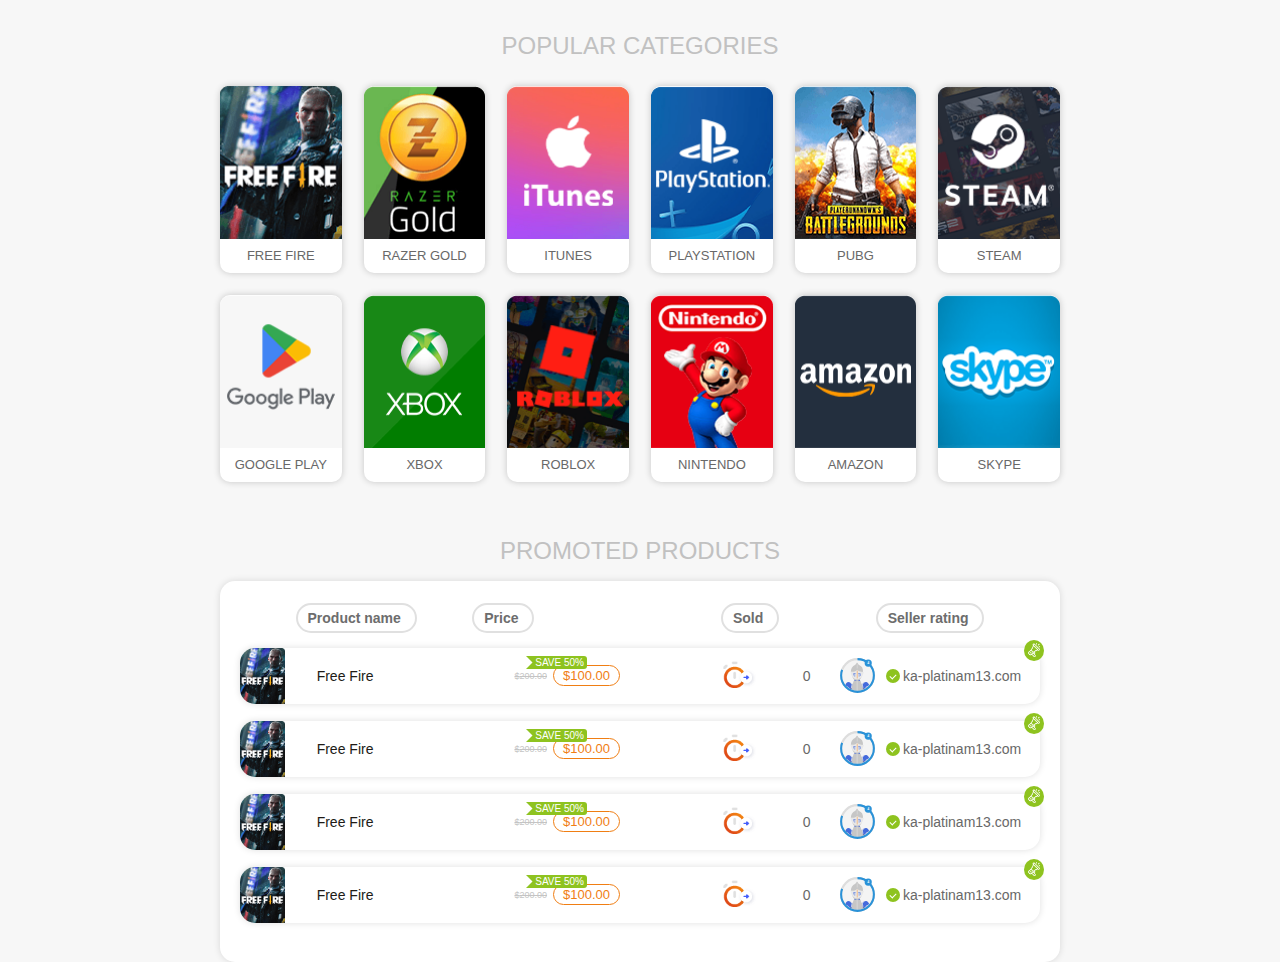
<file: index.html>
<!DOCTYPE html>
<html lang="en">

<head>
    <meta charset="UTF-8">
    <meta name="viewport" content="width=device-width, initial-scale=1.0">
    <title>KA13</title>
    <link rel="stylesheet" href="/style/css/utility.css">
    <link rel="stylesheet" href="/style/css/top-categories.css">
    <link rel="stylesheet" href="/style/css/promoted-products.css">
    <link rel="stylesheet" href="/style/css/responsive.css">
</head>

<body>


    <!-- POPULAR CATEGORIES SECTION  -->

    <section>
        <div class="index-top-block">
            <h2 class="index-title ta-c">Popular categories</h2>
            <div class="top-categories-wrap">
                <div class="top-categories grid-cont ai-c jc-sb ta-c">
                    <div class="tc-block flex-cont fd-c">
                        <a href="en/products/list/Games-Free_Fire/index.html">
                            <picture>
                                <source media="(max-width: 900px)" type="image/png"
                                    srcset="./assets/images/popular-categories/mobile/freefire.png">
                                <img src="./assets/images/popular-categories/small/freefire.png" alt="Free Fire"
                                    width="121" height="152">
                            </picture>
                        </a>
                        <span class="tc-name ">Free Fire</span>
                    </div>
                    <div class="tc-block flex-cont fd-c">
                        <a href="en/products/list/Gift_cards-Razer_Gold/index.html">
                            <picture>
                                <source media="(max-width: 900px)" type="image/png"
                                    srcset="./assets/images/popular-categories/mobile/razergold.png">
                                <img src="./assets/images/popular-categories/small/razergold.png" alt="Razer Gold"
                                    width="121" height="152">
                            </picture>
                        </a>
                        <span class="tc-name">Razer Gold</span>
                    </div>
                    <div class="tc-block flex-cont fd-c">
                        <a href="en/products/list/Gift_cards-iTunes_Gift_Cards/index.html">
                            <picture>
                                <source media="(max-width: 900px)" type="image/png"
                                    srcset="./assets/images/popular-categories/mobile/itunes.png">
                                <img src="./assets/images/popular-categories/small/itunes.png" alt="iTunes" width="121"
                                    height="152">
                            </picture>
                        </a>
                        <span class="tc-name">iTunes</span>
                    </div>
                    <div class="tc-block flex-cont fd-c">
                        <a href="en/products/list/Gift_cards-PlayStation_network_aka_psn/index.html">
                            <picture>
                                <source media="(max-width: 900px)" type="image/png"
                                    srcset="./assets/images/popular-categories/mobile/ps.png">
                                <img src="./assets/images/popular-categories/small/ps.png" alt="Playstation" width="121"
                                    height="152">
                            </picture>
                        </a>
                        <span class="tc-name">Playstation</span>
                    </div>
                    <div class="tc-block flex-cont fd-c">
                        <a href="en/products/list/Games-PLAYERUNKNOWNS_BATTLEGROUNDS_aka_PUBG/index.html">
                            <picture>
                                <source media="(max-width: 900px)" type="image/png"
                                    srcset="./assets/images/popular-categories/mobile/pubg.png">
                                <img src="./assets/images/popular-categories/small/pubg.png" alt="PUBG" width="121"
                                    height="152">
                            </picture>
                        </a>
                        <span class="tc-name">PUBG</span>
                    </div>
                    <div class="tc-block flex-cont fd-c">
                        <a href="en/products/list/Gift_cards-Steam_Gift_Cards/index.html">
                            <picture>
                                <source media="(max-width: 900px)" type="image/png"
                                    srcset="./assets/images/popular-categories/mobile/steam.png">
                                <img src="./assets/images/popular-categories/small/steam.png" alt="Steam" width="121"
                                    height="152">
                            </picture>
                        </a>
                        <span class="tc-name">Steam</span>
                    </div>
                    <div class="tc-block flex-cont fd-c">
                        <a href="en/products/list/Gift_cards-Google_Play_Gift_Cards/index.html">
                            <picture>
                                <source media="(max-width: 900px)" type="image/png"
                                    srcset="./assets/images/popular-categories/mobile/google-play.png">
                                <img src="./assets/images/popular-categories/small/google-play.png" alt="Google Play"
                                    width="121" height="152">
                            </picture>
                        </a>
                        <span class="tc-name">Google Play</span>
                    </div>
                    <div class="tc-block flex-cont fd-c">
                        <a href="en/products/list/Gift_cards-Xbox/index.html">
                            <picture>
                                <source media="(max-width: 900px)" type="image/png"
                                    srcset="./assets/images/popular-categories/mobile/xbox.png">
                                <img src="./assets/images/popular-categories/small/xbox.png" alt="Xbox" width="121"
                                    height="152">
                            </picture>
                        </a>
                        <span class="tc-name">Xbox</span>
                    </div>
                    <div class="tc-block flex-cont fd-c">
                        <a href="en/products/list/Gift_cards-Roblox/index.html">
                            <picture>
                                <source media="(max-width: 900px)" type="image/png"
                                    srcset="./assets/images/popular-categories/mobile/robolox.png">
                                <img src="./assets/images/popular-categories/small/robolox.png" alt="Roblox" width="121"
                                    height="152">
                            </picture>
                        </a>
                        <span class="tc-name">Roblox</span>
                    </div>
                    <div class="tc-block flex-cont fd-c">
                        <a href="en/products/list/Games-Nintendo/index.html">
                            <picture>
                                <source media="(max-width: 900px)" type="image/png"
                                    srcset="./assets/images/popular-categories/mobile/nintendo.png">
                                <img src="./assets/images/popular-categories/small/nintendo.png" alt="Nintendo"
                                    width="121" height="152">
                            </picture>
                        </a>
                        <span class="tc-name">Nintendo</span>
                    </div>
                    <div class="tc-block flex-cont fd-c">
                        <a href="en/products/list/Gift_cards-Amazon_Gift_cards/index.html">
                            <picture>
                                <source media="(max-width: 900px)" type="image/png"
                                    srcset="./assets/images/popular-categories/mobile/amazon.png">
                                <img src="./assets/images/popular-categories/small/amazon.png" alt="Amazon" width="121"
                                    height="152">
                            </picture>
                        </a>
                        <span class="tc-name">Amazon</span>
                    </div>
                    <div class="tc-block flex-cont fd-c">
                        <a href="en/products/list/VoIP-Buy_Skype_Credit/index.html">
                            <picture>
                                <source media="(max-width: 900px)" type="image/png"
                                    srcset="./assets/images/popular-categories/mobile/skype.png">
                                <img src="./assets/images/popular-categories/small/skype.png" alt="Skype" width="121"
                                    height="152">
                            </picture>
                        </a>
                        <span class="tc-name">Skype</span>
                    </div>
                </div>
            </div>
        </div>

    </section>

    <!-- PROMOTED PRODUCTS SECTION  -->
    <section>
        <h2 class="index-title ta-c">Promoted products</h2>
        <div class="products-list-wrap" id="">
            <div id="" class="products-list-arrange">
                <div class="grid-cont">
                    <div class="pr-ar-name">
                        <button id="product_arrange_name" class="btn"><span>Product name</span> <span class="sort"><a
                                    href="en/index36ea.html?asc=name&amp;" title="Ascending">&#x25BC;</a><a
                                    href="en/indexedb7.html?desc=name&amp;"
                                    title="Descending">&#x25B2;</a></span></button>
                    </div>
                    <div class="pr-ar-price jc-fe">
                        <button id="product_arrange_price" class="btn"><span>Price</span> <span class="sort"><a
                                    href="en/index97c2.html?asc=price&amp;" title="Ascending">&#x25BC;</a><a
                                    href="en/index3812.html?desc=price&amp;"
                                    title="Descending">&#x25B2;</a></span></button>
                    </div>
                    <div class="pr-ar-sold jc-c">
                        <button id="product_arrange_sold" class="btn"><span>Sold</span> <span class="sort"><a
                                    href="en/indexe9ed.html?asc=sold&amp;" title="Ascending">&#x25BC;</a><a
                                    href="en/index0c63.html?desc=sold&amp;"
                                    title="Descending">&#x25B2;</a></span></button>
                    </div>
                    <div class="pr-ar-rating">
                        <button id="product_arrange_sRating" class="btn"><span>Seller rating</span> <span
                                class="sort"><a href="en/indexaaaf.html?asc=rating&amp;"
                                    title="Ascending">&#x25BC;</a><a href="en/indexe668.html?desc=rating&amp;"
                                    title="Descending">&#x25B2;</a></span></button>
                    </div>
                </div>
            </div>

            <div class="pr-row grid-cont">
                <div class="product-icon inflex-cont ai-c jc-c ta-c">
                    <picture class="inflex-cont ai-c jc-c">
                        <img src="./assets/images/popular-categories/small/freefire.png" alt="free fire" width="64"
                            height="64">
                    </picture>
                </div>
                <div class="pr-name">
                    <a id="" href="">Free Fire</a>
                </div>
                <div class="price-bl">
                    <div class="inflex-cont ai-c pos-rel">
                        <span class="pr-discount">Save 50%</span>
                        <div class="old-price"><span class="curr-sign">$</span>200.00</div>
                        <a id="buy_btn_price_pagani_lmola" href="" class="btn-buy-now"><span
                                class="buy-now-price">$100.00</span><span class="buy-now-txt">Buy
                                now</span></a>
                    </div>
                </div>
                <div class="pr-bonus">
                    <span class="pr-advert">
                        <img class="show-title" src="./assets/icon/more_opt_w.png" alt="*" title="Advertised product"
                            width="21" height="22">
                    </span>
                </div>
                <div class="pr-delays">
                    <span class="product-extras">
                        <img class="show-title" src="./assets/icon/delay.png" alt="Manual delivery"
                            title="Manual delivery" width="33" height="27">
                    </span>
                </div>
                <div class="sold"><span class="show-title" title="number of sales">0</span></div>
                <div class="seller">
                    <div class="level-icon-wrap">

                        <span class="level-icon pos-rel lvl-icon-4">
                            <svg viewBox="1 1 34 34" class="lvl-chart">
                                <path class="lvl-bg"
                                    d="M18 2.0845 a 15.9155 15.9155 0 0 1 0 31.831  a 15.9155 15.9155 0 0 1 0 -31.831">
                                </path>
                                <path class="lvl-fill" stroke-dasharray="80, 100"
                                    d="M18 2.0845  a 15.9155 15.9155 0 0 1 0 31.831 a 15.9155 15.9155 0 0 1 0 -31.831">
                                </path>
                                <circle class="lvl-circle lvl-circle-4" cx="28.4" cy="5.9" r="3.5"></circle>
                                <text class="lvl-circle-txt">4</text>
                            </svg>
                            <img src="./assets/icon/seller/lvl-4.svg" alt="Seller" width="100" height="100">
                        </span>
                        <div class="level-tooltip act-lvl-4 hide">
                            <span>4. Heroes:</span> These are high ranking sellers who demonstrate leadership and often
                            set the standard for quality.
                        </div>
                    </div>
                    <span class="show-title user-verif-icon" title="Verified user"></span>
                    <a href="" title="Information about seller 7a4uiii4a.com">ka-platinam13.com</a>
                </div>
            </div>
            <div class="pr-row grid-cont">
                <div class="product-icon inflex-cont ai-c jc-c ta-c">
                    <picture class="inflex-cont ai-c jc-c">
                        <img src="./assets/images/popular-categories/small/freefire.png" alt="free fire" width="64"
                            height="64">
                    </picture>
                </div>
                <div class="pr-name">
                    <a id="" href="">Free Fire</a>
                </div>
                <div class="price-bl">
                    <div class="inflex-cont ai-c pos-rel">
                        <span class="pr-discount">Save 50%</span>
                        <div class="old-price"><span class="curr-sign">$</span>200.00</div>
                        <a id="buy_btn_price_pagani_lmola" href="" class="btn-buy-now"><span
                                class="buy-now-price">$100.00</span><span class="buy-now-txt">Buy
                                now</span></a>
                    </div>
                </div>
                <div class="pr-bonus">
                    <span class="pr-advert">
                        <img class="show-title" src="./assets/icon/more_opt_w.png" alt="*" title="Advertised product"
                            width="21" height="22">
                    </span>
                </div>
                <div class="pr-delays">
                    <span class="product-extras">
                        <img class="show-title" src="./assets/icon/delay.png" alt="Manual delivery"
                            title="Manual delivery" width="33" height="27">
                    </span>
                </div>
                <div class="sold"><span class="show-title" title="number of sales">0</span></div>
                <div class="seller">
                    <div class="level-icon-wrap">

                        <span class="level-icon pos-rel lvl-icon-4">
                            <svg viewBox="1 1 34 34" class="lvl-chart">
                                <path class="lvl-bg"
                                    d="M18 2.0845 a 15.9155 15.9155 0 0 1 0 31.831  a 15.9155 15.9155 0 0 1 0 -31.831">
                                </path>
                                <path class="lvl-fill" stroke-dasharray="80, 100"
                                    d="M18 2.0845  a 15.9155 15.9155 0 0 1 0 31.831 a 15.9155 15.9155 0 0 1 0 -31.831">
                                </path>
                                <circle class="lvl-circle lvl-circle-4" cx="28.4" cy="5.9" r="3.5"></circle>
                                <text class="lvl-circle-txt">4</text>
                            </svg>
                            <img src="./assets/icon/seller/lvl-4.svg" alt="Seller" width="100" height="100">
                        </span>
                        <div class="level-tooltip act-lvl-4 hide">
                            <span>4. Heroes:</span> These are high ranking sellers who demonstrate leadership and often
                            set the standard for quality.
                        </div>
                    </div>
                    <span class="show-title user-verif-icon" title="Verified user"></span>
                    <a href="" title="Information about seller 7a4uiii4a.com">ka-platinam13.com</a>
                </div>
            </div>
            <div class="pr-row grid-cont">
                <div class="product-icon inflex-cont ai-c jc-c ta-c">
                    <picture class="inflex-cont ai-c jc-c">
                        <img src="./assets/images/popular-categories/small/freefire.png" alt="free fire" width="64"
                            height="64">
                    </picture>
                </div>
                <div class="pr-name">
                    <a id="" href="">Free Fire</a>
                </div>
                <div class="price-bl">
                    <div class="inflex-cont ai-c pos-rel">
                        <span class="pr-discount">Save 50%</span>
                        <div class="old-price"><span class="curr-sign">$</span>200.00</div>
                        <a id="buy_btn_price_pagani_lmola" href="" class="btn-buy-now"><span
                                class="buy-now-price">$100.00</span><span class="buy-now-txt">Buy
                                now</span></a>
                    </div>
                </div>
                <div class="pr-bonus">
                    <span class="pr-advert">
                        <img class="show-title" src="./assets/icon/more_opt_w.png" alt="*" title="Advertised product"
                            width="21" height="22">
                    </span>
                </div>
                <div class="pr-delays">
                    <span class="product-extras">
                        <img class="show-title" src="./assets/icon/delay.png" alt="Manual delivery"
                            title="Manual delivery" width="33" height="27">
                    </span>
                </div>
                <div class="sold"><span class="show-title" title="number of sales">0</span></div>
                <div class="seller">
                    <div class="level-icon-wrap">

                        <span class="level-icon pos-rel lvl-icon-4">
                            <svg viewBox="1 1 34 34" class="lvl-chart">
                                <path class="lvl-bg"
                                    d="M18 2.0845 a 15.9155 15.9155 0 0 1 0 31.831  a 15.9155 15.9155 0 0 1 0 -31.831">
                                </path>
                                <path class="lvl-fill" stroke-dasharray="80, 100"
                                    d="M18 2.0845  a 15.9155 15.9155 0 0 1 0 31.831 a 15.9155 15.9155 0 0 1 0 -31.831">
                                </path>
                                <circle class="lvl-circle lvl-circle-4" cx="28.4" cy="5.9" r="3.5"></circle>
                                <text class="lvl-circle-txt">4</text>
                            </svg>
                            <img src="./assets/icon/seller/lvl-4.svg" alt="Seller" width="100" height="100">
                        </span>
                        <div class="level-tooltip act-lvl-4 hide">
                            <span>4. Heroes:</span> These are high ranking sellers who demonstrate leadership and often
                            set the standard for quality.
                        </div>
                    </div>
                    <span class="show-title user-verif-icon" title="Verified user"></span>
                    <a href="" title="Information about seller 7a4uiii4a.com">ka-platinam13.com</a>
                </div>
            </div>
            <div class="pr-row grid-cont">
                <div class="product-icon inflex-cont ai-c jc-c ta-c">
                    <picture class="inflex-cont ai-c jc-c">
                        <img src="./assets/images/popular-categories/small/freefire.png" alt="free fire" width="64"
                            height="64">
                    </picture>
                </div>
                <div class="pr-name">
                    <a id="" href="">Free Fire</a>
                </div>
                <div class="price-bl">
                    <div class="inflex-cont ai-c pos-rel">
                        <span class="pr-discount">Save 50%</span>
                        <div class="old-price"><span class="curr-sign">$</span>200.00</div>
                        <a id="buy_btn_price_pagani_lmola" href="" class="btn-buy-now"><span
                                class="buy-now-price">$100.00</span><span class="buy-now-txt">Buy
                                now</span></a>
                    </div>
                </div>
                <div class="pr-bonus">
                    <span class="pr-advert">
                        <img class="show-title" src="./assets/icon/more_opt_w.png" alt="*" title="Advertised product"
                            width="21" height="22">
                    </span>
                </div>
                <div class="pr-delays">
                    <span class="product-extras">
                        <img class="show-title" src="./assets/icon/delay.png" alt="Manual delivery"
                            title="Manual delivery" width="33" height="27">
                    </span>
                </div>
                <div class="sold"><span class="show-title" title="number of sales">0</span></div>
                <div class="seller">
                    <div class="level-icon-wrap">

                        <span class="level-icon pos-rel lvl-icon-4">
                            <svg viewBox="1 1 34 34" class="lvl-chart">
                                <path class="lvl-bg"
                                    d="M18 2.0845 a 15.9155 15.9155 0 0 1 0 31.831  a 15.9155 15.9155 0 0 1 0 -31.831">
                                </path>
                                <path class="lvl-fill" stroke-dasharray="80, 100"
                                    d="M18 2.0845  a 15.9155 15.9155 0 0 1 0 31.831 a 15.9155 15.9155 0 0 1 0 -31.831">
                                </path>
                                <circle class="lvl-circle lvl-circle-4" cx="28.4" cy="5.9" r="3.5"></circle>
                                <text class="lvl-circle-txt">4</text>
                            </svg>
                            <img src="./assets/icon/seller/lvl-4.svg" alt="Seller" width="100" height="100">
                        </span>
                        <div class="level-tooltip act-lvl-4 hide">
                            <span>4. Heroes:</span> These are high ranking sellers who demonstrate leadership and often
                            set the standard for quality.
                        </div>
                    </div>
                    <span class="show-title user-verif-icon" title="Verified user"></span>
                    <a href="" title="Information about seller 7a4uiii4a.com">ka-platinam13.com</a>
                </div>
            </div>

        </div>
    </section>

</body>

</html>
</file>
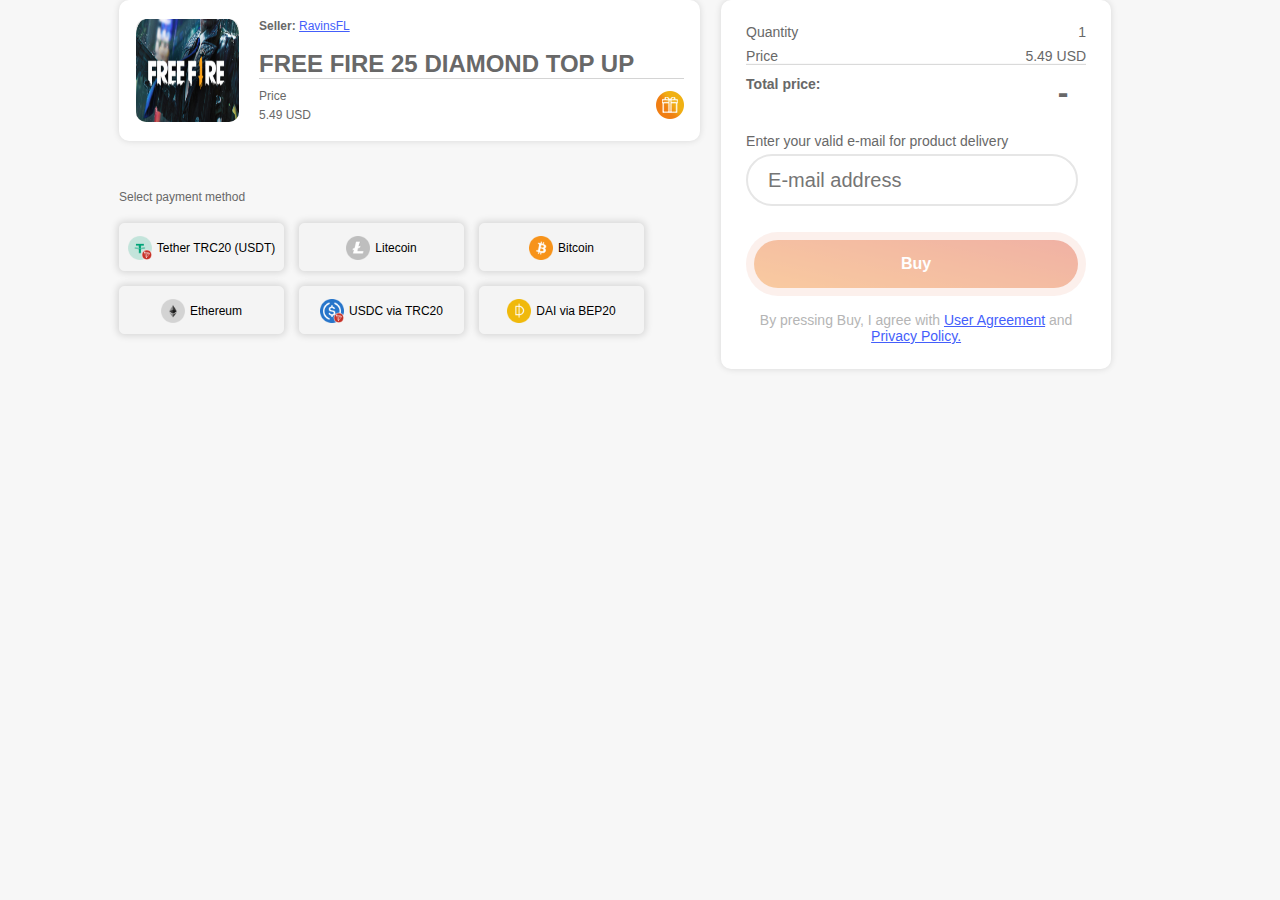
<file: BuyPage.html>
<!DOCTYPE html>
<html lang="en">

<head>
    <meta charset="UTF-8">
    <meta name="viewport" content="width=device-width, initial-scale=1.0">
    <title>Buy Page</title>
    <link rel="stylesheet" href="/style/css/utility.css">
    <link rel="stylesheet" href="/style/css/top-categories.css">
    <link rel="stylesheet" href="/style/css/promoted-products.css">
    <link rel="stylesheet" href="/style/css/product-page.css">
    <link rel="stylesheet" href="/style/css/buy-page.css">
    <link rel="stylesheet" href="/style/css/responsive.css">
</head>

<body>
    <section id="page" class="page-container">

        <div class="main-block">
            <div class="content">
                <div class="product-buy-page">
                    <div class="form">
                        <form id="buy-form" action="" method="post">
                            <div class="pr-info-block grid-cont ai-c">
                                <picture class="buy-product-picture flex-cont">
                                    <img class="view-product-image flex-shrink-0"
                                        src="./assets/images/popular-categories/mobile/freefire.png"
                                        alt="Product image">
                                </picture>
                                <div class="pr-basic-info">
                                    <div class="buy-product-seller-info">
                                        <span class="B black-text">Seller:</span> <a class="black-text"
                                            href="">RavinsFL</a>
                                    </div>
                                    <h1 class="page-title">FREE FIRE 25 DIAMOND TOP UP</h1>
                                    <div class="flex-cont ai-c jc-sb lh-1 pr-info-price-cont">
                                        <div>
                                            <div class="buy-product-label">Price</div>
                                            <span class="black-text">5.49 USD</span>
                                        </div>
                                        <div class="pr-extras-wrap flex-cont">
                                            <img class="show-title bonus-icon" src="./assets/icon/bonus-orange.png"
                                                alt="Bonus"
                                                title="Bonus for positive feedback buying this product is <strong>0.50</strong>% (0.03 USD). To get the bonus, you must leave positive feedback within 24 hours after purchase.">
                                        </div>
                                    </div>
                                </div>
                            </div>
                            <!-- Product info container -->
                            <div class="pr-price-wrap">
                                <div class="buy-block">
                                    <div class="row">
                                        <div class="flex-cont jc-sb">
                                            <div>Quantity</div>
                                            <span class="black-text">1</span>
                                        </div>
                                        <div class="flex-cont jc-sb">
                                            <div>Price</div>
                                            <span class="black-text">5.49 USD</span>
                                        </div>
                                        <div class="flex-cont jc-sb hide" id="feeContainer">
                                            <div class="inflex-cont ai-c">
                                                Fee <div class="commissions-help-cont pos-rel dropdown-box-cont">
                                                    <span
                                                        class="commissions-help-sign inflex-cont ai-c jc-c B dropdown-box-btn">?</span>
                                                    <div class="commissions-help-block dropdown-box" id="forFeeDescr">-
                                                    </div>
                                                </div>
                                            </div>
                                            <span class="black-text" id="forFeeValue">-</span>
                                        </div>
                                    </div>
                                    <div class="flex-cont ai-fe jc-sb B buy-summary-cont">
                                        <div>Total price:</div>
                                        <div class="lh-1 black-text summary-data R">
                                            <span class="B" id="sum_sum">-</span> <span class="B"
                                                id="sum_curr">&nbsp;</span>
                                        </div>
                                    </div>
                                    <!-- VOUCHER -->
                                    <!-- If current product has voucher code - show voucher field -->
                                    <!-- END VOUCHER -->
                                    <div class="row">
                                        <div class="">
                                            <label for="BuyForm_email" class="user-email-label">Enter your valid e-mail
                                                for product delivery</label>
                                            <input placeholder="E-mail address" name="BuyForm[email]" id="BuyForm_email"
                                                type="text" />
                                        </div>
                                    </div>

                                    <div id="c_comment_105" class="pr-preview c-comment hide">
                                        We&#39;re accepting Bitcoin automatically. Product is sent after 3 or 6
                                        confirmations bitcoin, depending on order amount. </div>

                                    <div class="row buttons C">
                                        <input id="buyButton" class="btn-red button" disabled="disabled"
                                            style="opacity: 0.4;" type="submit" name="yt0" value="Buy" /> <span
                                            id="sbmtLoading" class="hide"><span class="span-loading">
                                                <span class="spinner">
                                                    <span class="ball-1"></span>
                                                    <span class="ball-2"></span>
                                                    <span class="ball-3"></span>
                                                    <span class="ball-4"></span>
                                                    <span class="ball-5"></span>
                                                    <span class="ball-6"></span>
                                                    <span class="ball-7"></span>
                                                    <span class="ball-8"></span>
                                                </span>
                                            </span></span>
                                        <div class="agree-terms-notice">
                                            By pressing Buy, I agree with <a href="" target="_blank" rel="noopener">User
                                                Agreement</a> and <a href="" target="_blank" rel="noopener">Privacy
                                                Policy.</a> </div>
                                    </div>
                                </div>
                            </div> <!-- Product buy container -->
                            <div class="payments-container">
                                <div class="choose">Select payment method</div>
                                <div class="currencies-list-wrapper">
                                    <div class="currencies-list">
                                        <div class="grid-cont cl-row jc-c" data-test-id="cl_row_trc20">
                                            <div class="hide field flex-cont ai-c">
                                                <input id="BuyCreditForm_currency_216" class="visuallyhidden"
                                                    value="216" name="BuyForm[currency]" type="radio" />
                                            </div>

                                            <div class="flex-cont ai-c cl-logo-name">
                                                <img src="./assets/icon/payment_icon/trc20.png" alt="trc20">
                                                Tether TRC20 (USDT)
                                            </div>
                                            <div class="sum price hide">
                                                <span class="val">5.49</span>
                                                <span>USD</span>
                                            </div>
                                            <div class="sum curr-comm-wrap hide">
                                                <div class="commission-row">
                                                    <!-- <span class="B">TRC20 fee:</span> -->
                                                    <span class="commission-colored">BuySellVouchers fee (min.0.10
                                                        USD):</span>
                                                    <span class="commission-value">
                                                        0.5%
                                                    </span>
                                                </div>
                                            </div>
                                            <div class="sum curr-total hide">
                                                <span class="B">Total:</span>
                                                <span class="total-val" id="pay_216">
                                                    5.59</span>
                                                <span class="currency">USD</span>
                                            </div>
                                            <div class="sum comm-total hide">
                                                <div class="comm-val">0.1 USD</div>
                                            </div>
                                        </div>
                                        <div class="grid-cont cl-row jc-c" data-test-id="cl_row_litecoin">
                                            <div class="hide field flex-cont ai-c">
                                                <input id="BuyCreditForm_currency_99" class="visuallyhidden" value="99"
                                                    name="BuyForm[currency]" type="radio" />
                                            </div>

                                            <div class="flex-cont ai-c cl-logo-name">
                                                <img src="./assets/icon/payment_icon/litecoin.png" alt="litecoin">
                                                Litecoin
                                            </div>
                                            <div class="sum price hide">
                                                <span class="val">0.07787</span>
                                                <span>LTC</span>
                                            </div>
                                            <div class="sum curr-comm-wrap hide">
                                                <div class="commission-row">
                                                    <!-- <span class="B">Litecoin fee:</span> -->
                                                    <span class="commission-colored">BuySellVouchers fee (min.0.10
                                                        USD):</span>
                                                    <span class="commission-value">
                                                        0.5%
                                                    </span>
                                                </div>
                                            </div>
                                            <div class="sum curr-total hide">
                                                <span class="B">Total:</span>
                                                <span class="total-val" id="pay_99">
                                                    0.07944</span>
                                                <span class="currency">LTC</span>
                                            </div>
                                            <div class="sum comm-total hide">
                                                <div class="comm-val">0.00157 LTC</div>
                                            </div>
                                        </div>
                                        <div class="grid-cont cl-row jc-c" data-test-id="cl_row_bitcoin">
                                            <div class="hide field flex-cont ai-c">
                                                <input id="BuyCreditForm_currency_105" class="visuallyhidden"
                                                    value="105" name="BuyForm[currency]" type="radio" />
                                            </div>

                                            <div class="flex-cont ai-c cl-logo-name">
                                                <img src="./assets/icon/payment_icon/bitcoin.png" alt="bitcoin">
                                                Bitcoin
                                            </div>
                                            <div class="sum price hide">
                                                <span class="val">0.00016</span>
                                                <span>BTC</span>
                                            </div>
                                            <div class="sum curr-comm-wrap hide">
                                                <div class="commission-row">
                                                    <span class="commission-colored">We&#39;re accepting Bitcoin
                                                        automatically. Product is sent after 3 or 6 confirmations
                                                        bitcoin, depending on order amount. fee</span>
                                                    <span class="commission-value">
                                                        0.5%
                                                    </span>
                                                </div>
                                            </div>
                                            <div class="sum curr-total hide">
                                                <span class="B">Total:</span>
                                                <span class="total-val" id="pay_105">
                                                    0.00016</span>
                                                <span class="currency">BTC</span>
                                            </div>
                                            <div class="sum comm-total hide">
                                                <div class="comm-val">0. BTC</div>
                                            </div>
                                        </div>
                                        <div class="grid-cont cl-row jc-c" data-test-id="cl_row_ethereum">
                                            <div class="hide field flex-cont ai-c">
                                                <input id="BuyCreditForm_currency_188" class="visuallyhidden"
                                                    value="188" name="BuyForm[currency]" type="radio" />
                                            </div>

                                            <div class="flex-cont ai-c cl-logo-name">
                                                <img src="./assets/icon/payment_icon/ethereum.png" alt="ethereum">
                                                Ethereum
                                            </div>
                                            <div class="sum price hide">
                                                <span class="val">0.00281</span>
                                                <span>ETH</span>
                                            </div>
                                            <div class="sum curr-comm-wrap hide">
                                                <div class="commission-row">
                                                    <!-- <span class="B">Ethereum fee:</span> -->
                                                    <span class="commission-colored">BuySellVouchers fee (min.0.10
                                                        USD):</span>
                                                    <span class="commission-value">
                                                        0.5%
                                                    </span>
                                                </div>
                                            </div>
                                            <div class="sum curr-total hide">
                                                <span class="B">Total:</span>
                                                <span class="total-val" id="pay_188">
                                                    0.00286</span>
                                                <span class="currency">ETH</span>
                                            </div>
                                            <div class="sum comm-total hide">
                                                <div class="comm-val">0.00005 ETH</div>
                                            </div>
                                        </div>
                                        <div class="grid-cont cl-row jc-c" data-test-id="cl_row_usdctrc20">
                                            <div class="hide field flex-cont ai-c">
                                                <input id="BuyCreditForm_currency_239" class="visuallyhidden"
                                                    value="239" name="BuyForm[currency]" type="radio" />
                                            </div>

                                            <div class="flex-cont ai-c cl-logo-name">
                                                <img src="./assets/icon/payment_icon/usdctrc20.png" alt="usdctrc20">
                                                USDC via TRC20
                                            </div>
                                            <div class="sum price hide">
                                                <span class="val">5.49</span>
                                                <span>USD</span>
                                            </div>
                                            <div class="sum curr-comm-wrap hide">
                                            </div>
                                            <div class="sum curr-total hide">
                                                <span class="B">Total:</span>
                                                <span class="total-val" id="pay_239">
                                                    5.49</span>
                                                <span class="currency">USD</span>
                                            </div>
                                            <div class="sum comm-total hide">
                                                <div class="comm-val">0. USD</div>
                                            </div>
                                        </div>
                                        <div class="grid-cont cl-row jc-c" data-test-id="cl_row_daibep20">
                                            <div class="hide field flex-cont ai-c">
                                                <input id="BuyCreditForm_currency_243" class="visuallyhidden"
                                                    value="243" name="BuyForm[currency]" type="radio" />
                                            </div>

                                            <div class="flex-cont ai-c cl-logo-name">
                                                <img src="./assets/icon/payment_icon/daibep20.png" alt="daibep20">
                                                DAI via BEP20
                                            </div>
                                            <div class="sum price hide">
                                                <span class="val">5.50</span>
                                                <span>DAI</span>
                                            </div>
                                            <div class="sum curr-comm-wrap hide">
                                            </div>
                                            <div class="sum curr-total hide">
                                                <span class="B">Total:</span>
                                                <span class="total-val" id="pay_243">
                                                    5.49</span>
                                                <span class="currency">DAI</span>
                                            </div>
                                            <div class="sum comm-total hide">
                                                <div class="comm-val">-0.01 DAI</div>
                                            </div>
                                        </div>
                                    </div>
                                </div> <!-- currencies list -->
                                <div class="grid-cont cl-msg verifMsg hide">
                                    <div>
                                        This payment method, may require extra verification. </div>
                                </div>
                                <div class="grid-cont cl-msg paypalLimit hide">
                                    <div class="B">
                                        You've reached your Paypal purchase limit.To increase your buy limit <a
                                            href="">verify here</a>
                                    </div>
                                </div>
                            </div> <!-- Payments container -->
                        </form>
                    </div>
                    <!-- form -->
                </div>
            </div>
        </div>
        <!-- main-block -->
    </section>

</body>

</html>
</file>
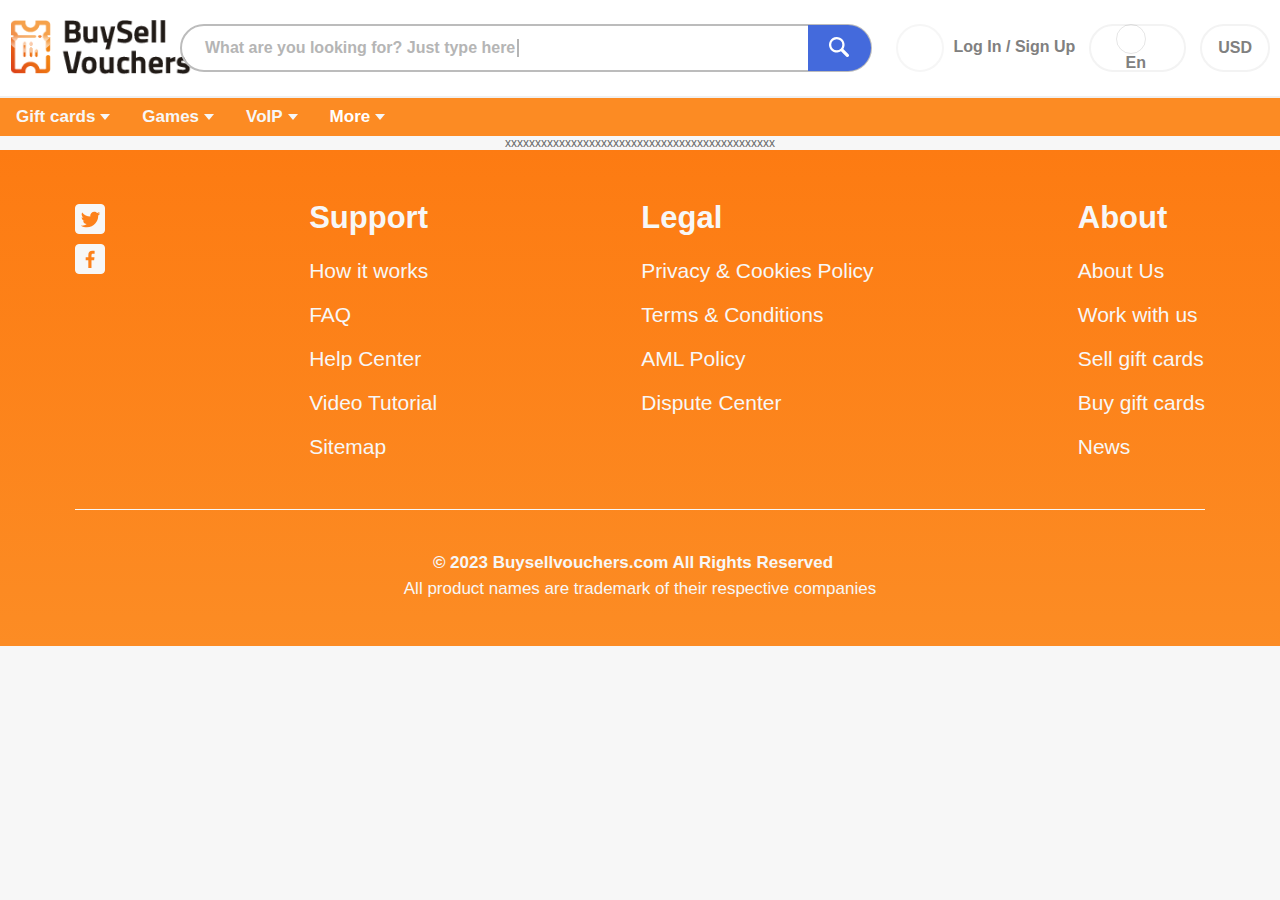
<file: header-navbar-footer.html>
<!DOCTYPE html>
<html lang="en">

<head>
    <meta charset="UTF-8">
    <meta name="viewport" content="width=device-width, initial-scale=1.0">
    <link rel="stylesheet" href="/style/css/utility.css">
    <link rel="stylesheet" href="/style/css/header.css">
    <link rel="stylesheet" href="/style/css/footer.css">
    <link rel="stylesheet" href="/style/css/responsive.css">
    <title>Heder Navber Footer</title>
</head>

<body class="lang-en">
    <header class="top-bar">
        <div class="center flex-cont ai-c">
            <div class="main-logo">
                <a href="index.html"><img src="./assets/images/DTT-logo.png" alt="BuySellVouchers" width="182"
                        height="56" /></a>
            </div>
            <div class="flex-cont ai-c header-settings has-curr-dropdown">
                <div class="product-search-block">
                    <form id="topProductSearchForm" class="product-search-form form" method="get" action="">
                        <div class="interactive-row">
                            <label for="topProductSearch">What are you looking for? Just type here</label>
                            <input id="topProductSearch" type="text" name="S">
                        </div>
                        <button id="topProductSearchBtn" type="submit" value="Search" class="top-product-search-btn"
                            aria-label="Search">
                            <svg xmlns="http://www.w3.org/2000/svg" viewBox="0 0 18.01 18">
                                <path
                                    d="M17.57,15.45,12.9,10.78a7,7,0,1,0-2.12,2.12l4.67,4.67a1.5,1.5,0,0,0,2.13-2.11ZM2,7a5,5,0,1,1,5,5A5,5,0,0,1,2,7Z"
                                    fill="currentColor" />
                            </svg>
                        </button>
                    </form>
                </div>
                <!-- product-search-block -->
                <div class="link account dropdown-box-cont">
                    <div class="acc-btn"><a href="" data-test-id="header_login_link">Log
                            In</a> / <a href="" data-test-id="header_signup_link">Sign Up</a></div>
                </div>
                <div class="inflex-cont ai-c dropdown-box-cont lang-block">
                    <div class="lang-btn dropdown-box-btn lang-selected flex-cont ai-c"
                        data-test-id="header_menu-lang-btn"><span class="flex-cont ai-c"><span
                                class="flex-cont ai-c lang-name en">en</span></span></div>
                    <ul class="in-lang-sec dropdown-box">
                        <li><a class="flex-cont ai-c en" href="index.html"><span class="lang-name">English</span></a>
                        </li>
                        <li><a class="flex-cont ai-c ru" href="ru/index.html"><span class="lang-name">Русский</span></a>
                        </li>
                        <li><a class="flex-cont ai-c de" href="de/index.html"><span class="lang-name">Deutsch</span></a>
                        </li>
                        <li><a class="flex-cont ai-c zh" href="zh/index.html"><span class="lang-name">中文</span></a></li>
                        <li><a class="flex-cont ai-c es" href="es/index.html"><span class="lang-name">Español</span></a>
                        </li>
                        <li><a class="flex-cont ai-c fr" href="fr/index.html"><span
                                    class="lang-name">Français</span></a></li>
                        <li><a class="flex-cont ai-c ar" href="ar/index.html"><span class="lang-name">اللغة
                                    العربية</span></a></li>
                    </ul>
                </div>

                <div id="currenciesBlock" class="inflex-cont ai-c curr-bl dropdown-box-cont">
                    <div id="currenciesBtn" class="curr-btn dropdown-box-btn">
                        USD </div>
                    <ul class="dropdown-box">
                        <li id="curr_USD" class=" hide"><span class="change-curr" data-value="USD">USD</span></li>
                        <li id="curr_EUR" class=""><span class="change-curr" data-value="EUR">EUR</span></li>
                        <li id="curr_GBP" class=""><span class="change-curr" data-value="GBP">GBP</span></li>
                        <li id="curr_RUB" class=""><span class="change-curr" data-value="RUB">RUB</span></li>
                        <li id="curr_PLN" class=""><span class="change-curr" data-value="PLN">PLN</span></li>
                        <li id="curr_CZK" class=""><span class="change-curr" data-value="CZK">CZK</span></li>
                        <li id="curr_RON" class=""><span class="change-curr" data-value="RON">RON</span></li>
                        <li id="curr_CHF" class=""><span class="change-curr" data-value="CHF">CHF</span></li>
                        <li id="curr_SAR" class=""><span class="change-curr" data-value="SAR">SAR</span></li>
                        <li id="curr_AED" class=""><span class="change-curr" data-value="AED">AED</span></li>
                        <li id="curr_QAR" class=""><span class="change-curr" data-value="QAR">QAR</span></li>
                        <li id="curr_CAD" class=""><span class="change-curr" data-value="CAD">CAD</span></li>
                        <li id="curr_SEK" class=""><span class="change-curr" data-value="SEK">SEK</span></li>
                        <li id="curr_INR" class=""><span class="change-curr" data-value="INR">INR</span></li>
                        <li id="curr_HKD" class=""><span class="change-curr" data-value="HKD">HKD</span></li>
                        <li id="curr_BRL" class=""><span class="change-curr" data-value="BRL">BRL</span></li>
                        <li id="curr_TRY" class=""><span class="change-curr" data-value="TRY">TRY</span></li>
                        <li id="curr_AUD" class=""><span class="change-curr" data-value="AUD">AUD</span></li>
                        <li id="curr_SGD" class=""><span class="change-curr" data-value="SGD">SGD</span></li>
                        <li id="curr_NZD" class=""><span class="change-curr" data-value="NZD">NZD</span></li>
                    </ul>
                </div>
            </div>
        </div>
    </header>
    <!-- top-bar -->
    <div class="pr-menu-wrap">
        <nav class="products-menu">
            <div class="title" id="pr_menu_btn">Products</div>
            <div class="products-menu-mob">
                <div class="block" data-item="142" data-count="4228">
                    <div id="gift_cards" class="flex-cont ai-c jc-sb product-dropdown">
                        <div class="type">
                            <a>Gift cards</a>
                            <span class="count">[<span class="count-ps">4228</span>/4228]</span>
                        </div>
                        <span class="dropdown-arrow">▲</span>
                    </div>
                    <div class="products-sub">
                        <div class="products-sub-menu">
                            <span class="close-alpha">&#215;</span>
                            <div class="items"></div>
                            <div class="show-all-items">
                                <button class="showItems0">All <span class="allCtg"></span> categories</button>
                            </div>
                            <div class="items-0 hide"></div>
                        </div>
                    </div>
                    <!-- products-sub -->
                </div>
                <div class="block" data-item="135" data-count="2068">
                    <div id="games" class="flex-cont ai-c jc-sb product-dropdown">
                        <div class="type">
                            <a href="" onclick="return false;">Games</a>
                            <span class="count">[<span class="count-ps">2068</span>/2068]</span>
                        </div>
                        <span class="dropdown-arrow">▲</span>
                    </div>
                    <div class="products-sub">
                        <div class="products-sub-menu">
                            <span class="close-alpha">&#215;</span>
                            <div class="items"></div>
                            <div class="show-all-items">
                                <button class="showItems0">All <span class="allCtg"></span> categories</button>
                            </div>
                            <div class="items-0 hide"></div>
                        </div>
                    </div><!-- products-sub -->
                </div>
                <div class="block" data-item="152" data-count="79">
                    <div id="voip" class="flex-cont ai-c jc-sb product-dropdown">
                        <div class="type">
                            <a href="" onclick="return false;">VoIP</a>
                            <span class="count">[<span class="count-ps">79</span>/79]</span>
                        </div>
                        <span class="dropdown-arrow">▲</span>
                    </div>
                    <div class="products-sub">
                        <div class="products-sub-menu">
                            <span class="close-alpha">&#215;</span>
                            <div class="items"></div>
                            <div class="show-all-items">
                                <button class="showItems0">All <span class="allCtg"></span> categories</button>
                            </div>
                            <div class="items-0 hide"></div>
                        </div>
                    </div><!-- products-sub -->
                </div>
                <div class="more-products-menu-block block">
                    <div id="more_products_menu" class="flex-cont ai-c jc-sb more-product-dropdown">
                        <div class="type">
                            <span>More</span>
                        </div>
                        <span class="dropdown-arrow">▲</span>
                    </div>
                    <div class="more-products-wrap">
                        <div class="block" data-item="163" data-count="118">
                            <div id="prepaid_vouchers" class="flex-cont ai-c jc-sb product-dropdown">
                                <div class="type">
                                    <a href="" onclick="return false;">Prepaid Vouchers</a>
                                    <span class="count">[<span class="count-ps">118</span>/118]</span>
                                </div>
                                <span class="dropdown-arrow">▲</span>
                            </div>
                            <div class="products-sub">
                                <div class="products-sub-menu">
                                    <span class="close-alpha">&#215;</span>
                                    <div class="items"></div>
                                    <div class="show-all-items">
                                        <button class="showItems0">All <span class="allCtg"></span> categories</button>
                                    </div>
                                    <div class="items-0 hide"></div>
                                </div>
                            </div><!-- products-sub -->
                        </div>
                        <div class="block" data-item="349" data-count="375">
                            <div id="software" class="flex-cont ai-c jc-sb product-dropdown">
                                <div class="type">
                                    <a href="" onclick="return false;">Software</a>
                                    <span class="count">[<span class="count-ps">375</span>/375]</span>
                                </div>
                                <span class="dropdown-arrow">▲</span>
                            </div>
                            <div class="products-sub">
                                <div class="products-sub-menu">
                                    <span class="close-alpha">&#215;</span>
                                    <div class="items"></div>
                                    <div class="show-all-items">
                                        <button class="showItems0">All <span class="allCtg"></span> categories</button>
                                    </div>
                                    <div class="items-0 hide"></div>
                                </div>
                            </div><!-- products-sub -->
                        </div>
                        <div class="block" data-item="139" data-count="26">
                            <div id="download_file_hosting_services" class="flex-cont ai-c jc-sb product-dropdown">
                                <div class="type">
                                    <a href="" onclick="return false;">Download / File Hosting Services</a>
                                    <span class="count">[<span class="count-ps">26</span>/26]</span>
                                </div>
                                <span class="dropdown-arrow">▲</span>
                            </div>
                            <div class="products-sub">
                                <div class="products-sub-menu">
                                    <span class="close-alpha">&#215;</span>
                                    <div class="items"></div>
                                    <div class="show-all-items">
                                        <button class="showItems0">All <span class="allCtg"></span> categories</button>
                                    </div>
                                    <div class="items-0 hide"></div>
                                </div>
                            </div><!-- products-sub -->
                        </div>
                        <div class="block" data-item="360" data-count="128">
                            <div id="restaurants" class="flex-cont ai-c jc-sb product-dropdown">
                                <div class="type">
                                    <a href="" onclick="return false;">Restaurants</a>
                                    <span class="count">[<span class="count-ps">128</span>/128]</span>
                                </div>
                                <span class="dropdown-arrow">▲</span>
                            </div>
                            <div class="products-sub">
                                <div class="products-sub-menu">
                                    <span class="close-alpha">&#215;</span>
                                    <div class="items"></div>
                                    <div class="show-all-items">
                                        <button class="showItems0">All <span class="allCtg"></span> categories</button>
                                    </div>
                                    <div class="items-0 hide"></div>
                                </div>
                            </div><!-- products-sub -->
                        </div>
                        <div class="block" data-item="141" data-count="36">
                            <div id="mobile_communications" class="flex-cont ai-c jc-sb product-dropdown">
                                <div class="type">
                                    <a href="" onclick="return false;">Mobile communications</a>
                                    <span class="count">[<span class="count-ps">36</span>/36]</span>
                                </div>
                                <span class="dropdown-arrow">▲</span>
                            </div>
                            <div class="products-sub">
                                <div class="products-sub-menu">
                                    <span class="close-alpha">&#215;</span>
                                    <div class="items"></div>
                                    <div class="show-all-items">
                                        <button class="showItems0">All <span class="allCtg"></span> categories</button>
                                    </div>
                                    <div class="items-0 hide"></div>
                                </div>
                            </div><!-- products-sub -->
                        </div>
                        <div class="block" data-item="352" data-count="42">
                            <div id="ebooks" class="flex-cont ai-c jc-sb product-dropdown">
                                <div class="type">
                                    <a href="" onclick="return false;">Ebooks</a>
                                    <span class="count">[<span class="count-ps">42</span>/42]</span>
                                </div>
                                <span class="dropdown-arrow">▲</span>
                            </div>
                            <div class="products-sub">
                                <div class="products-sub-menu">
                                    <span class="close-alpha">&#215;</span>
                                    <div class="items"></div>
                                    <div class="show-all-items">
                                        <button class="showItems0">All <span class="allCtg"></span> categories</button>
                                    </div>
                                    <div class="items-0 hide"></div>
                                </div>
                            </div><!-- products-sub -->
                        </div>
                        <div class="block" data-item="165" data-count="692">
                            <div id="other" class="flex-cont ai-c jc-sb product-dropdown">
                                <div class="type">
                                    <a href="" onclick="return false;">Other</a>
                                    <span class="count">[<span class="count-ps">692</span>/692]</span>
                                </div>
                                <span class="dropdown-arrow">▲</span>
                            </div>
                            <div class="products-sub">
                                <div class="products-sub-menu">
                                    <span class="close-alpha">&#215;</span>
                                    <div class="items"></div>
                                    <div class="show-all-items">
                                        <button class="showItems0">All <span class="allCtg"></span> categories</button>
                                    </div>
                                    <div class="items-0 hide"></div>
                                </div>
                            </div><!-- products-sub -->
                        </div>
                    </div>
                </div>
            </div>
        </nav><!-- products-menu -->

    </div>

    <div class="ta-c">xxxxxxxxxxxxxxxxxxxxxxxxxxxxxxxxxxxxxxxxxxxxx </div>

    <footer id="page-footer" class="page-footer">
        <div class="sub flex-cont jc-sb">
            <div class="flex-cont fd-c ai-fs">
                <span class="social-icons flex-cont ai-fs fd-c">
                    <a class="inflex-cont ai-c jc-c tw" href="" rel="noopener noreferrer">
                        <svg version="1.1" xmlns="http://www.w3.org/2000/svg" xmlns:xlink="http://www.w3.org/1999/xlink"
                            x="0px" y="0px" viewBox="100 90 200 220" xml:space="preserve">
                            <style type="text/css">
                                .i-twt {
                                    fill: #989898;
                                }
                            </style>
                            <title>Twitter</title>
                            <g>
                                <path class="i-twt"
                                    d="M153.6,301.6c94.3,0,145.9-78.2,145.9-145.9c0-2.2,0-4.4-0.1-6.6c10-7.2,18.7-16.3,25.6-26.6 c-9.2,4.1-19.1,6.8-29.5,8.1c10.6-6.3,18.7-16.4,22.6-28.4c-9.9,5.9-20.9,10.1-32.6,12.4c-9.4-10-22.7-16.2-37.4-16.2 c-28.3,0-51.3,23-51.3,51.3c0,4,0.5,7.9,1.3,11.7c-42.6-2.1-80.4-22.6-105.7-53.6c-4.4,7.6-6.9,16.4-6.9,25.8 c0,17.8,9.1,33.5,22.8,42.7c-8.4-0.3-16.3-2.6-23.2-6.4c0,0.2,0,0.4,0,0.7c0,24.8,17.7,45.6,41.1,50.3c-4.3,1.2-8.8,1.8-13.5,1.8 c-3.3,0-6.5-0.3-9.6-0.9c6.5,20.4,25.5,35.2,47.9,35.6c-17.6,13.8-39.7,22-63.7,22c-4.1,0-8.2-0.2-12.2-0.7 C97.7,293.1,124.7,301.6,153.6,301.6" />
                            </g>
                        </svg>
                    </a>
                    <a class="inflex-cont ai-c jc-c fb" href="" rel="noopener noreferrer">
                        <svg version="1.1" xmlns="http://www.w3.org/2000/svg" xmlns:xlink="http://www.w3.org/1999/xlink"
                            x="0px" y="0px" viewBox="100 20 136.893 266.895" enable-background="new 0 0 266.893 266.895"
                            xml:space="preserve">
                            <title>Facebook</title>
                            <path id="f" fill="#989898" class="i-fb"
                                d="M182.409,262.307v-99.803h33.499l5.016-38.895h-38.515V98.777c0-11.261,3.127-18.935,19.275-18.935 l20.596-0.009V45.045c-3.562-0.474-15.788-1.533-30.012-1.533c-29.695,0-50.025,18.126-50.025,51.413v28.684h-33.585v38.895h33.585v99.803H182.409z" />
                        </svg>
                    </a>
                </span>
            </div>
            <div>
                <div class="page-footer-title">Support</div>
                <ul>
                    <li><a href="" data-test-id="footer_link-how-works">How it works</a>
                    </li>
                    <li><a href="" data-test-id="footer_link-faq">FAQ</a></li>
                    <li><a href="" data-test-id="footer_link-help-center">Help Center</a>
                    </li>
                    <li><a href="" data-test-id="footer_link-video-tutorial" target="_blank"
                            rel="noopener noreferrer">Video
                            Tutorial</a></li>
                    <li><a href="" data-test-id=" footer_link-sitemap">Sitemap</a></li>
                </ul>
            </div>
            <div>
                <div class="page-footer-title">Legal</div>
                <ul>
                    <li><a href="" data-test-id="footer_link-privacy-and-cookies-policy" target="_blank"
                            rel="noopener">Privacy
                            & Cookies Policy</a></li>
                    <li><a href="" data-test-id="footer_link-terms-and-conditions" target="_blank" rel="noopener">Terms
                            & Conditions</a></li>
                    <li><a href="" data-test-id="footer_link-aml-policy" target="_blank" rel="noopener">AML Policy</a>
                    </li>
                    <li><a href="" data-test-id="footer_link-dispute-center" target="_blank" rel="noopener">Dispute
                            Center</a></li>
                </ul>
            </div>
            <div>
                <div class="page-footer-title">About</div>
                <ul>
                    <li><a href="" data-test-id="footer_link-about-us">About Us</a></li>
                    <li><a href="" data-test-id="footer_link-work-with-us">Work with us</a>
                    </li>
                    <li><a href="" data-test-id="footer_link-sell-cards">Sell gift
                            cards</a></li>
                    <li><a href="" data-test-id="footer_link-buy-cards">Buy gift cards</a>
                    </li>
                    <li><a href="" data-test-id="footer_link-news">News</a></li>
                </ul>
            </div>
        </div>
        <div class="C f-copyright">
            <p class="B">&copy; 2023 Buysellvouchers.com All Rights Reserved</p>
            <p>All product names are trademark of their respective companies</p>
        </div>
    </footer>



</body>

</html>
</file>
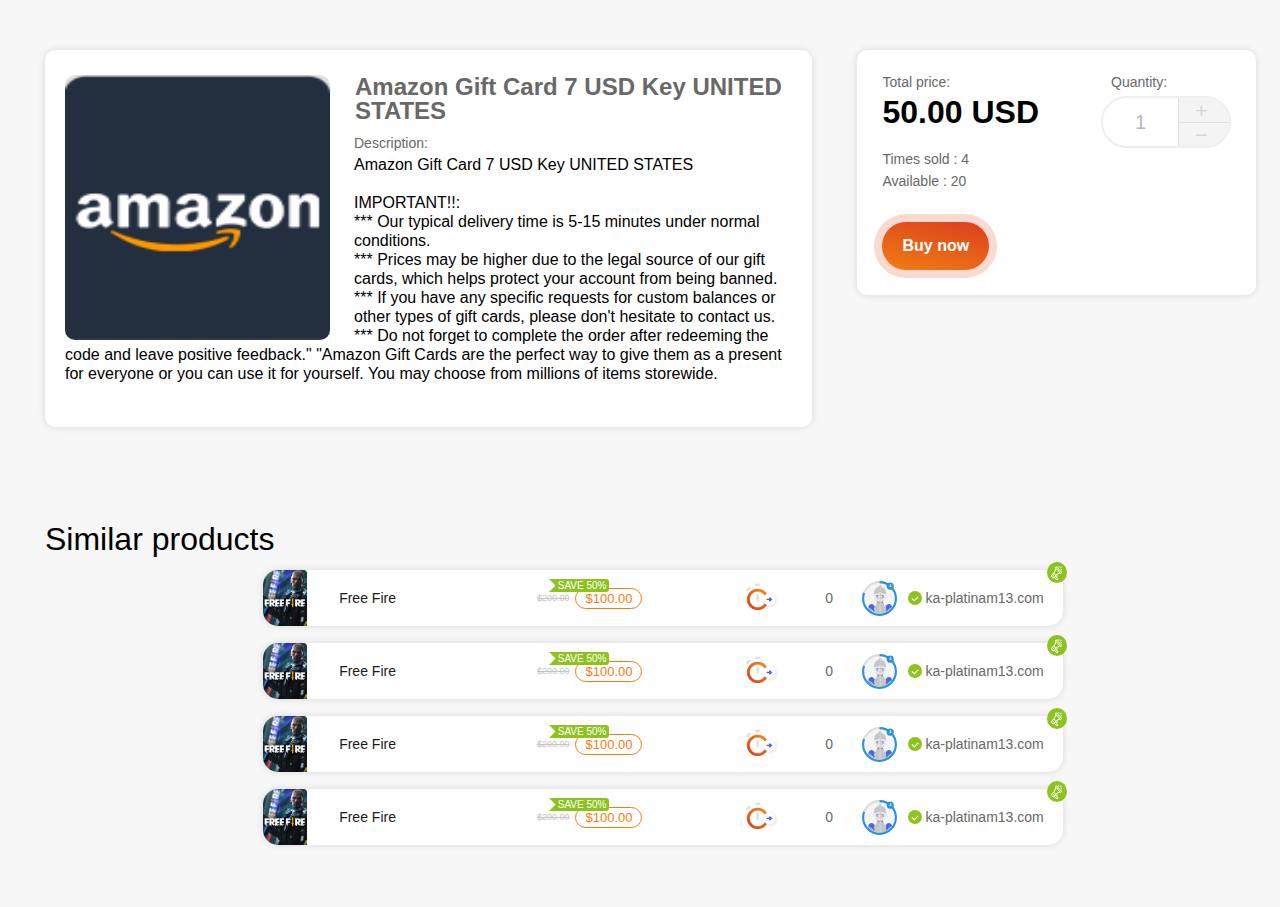
<file: productPage.html>
<!DOCTYPE html>
<html lang="en">

<head>
    <meta charset="UTF-8">
    <meta name="viewport" content="width=device-width, initial-scale=1.0">
    <title>product page</title>
    <link rel="stylesheet" href="/style/css/utility.css">
    <link rel="stylesheet" href="/style/css/top-categories.css">
    <link rel="stylesheet" href="/style/css/promoted-products.css">
    <link rel="stylesheet" href="/style/css/product-page.css">
    <link rel="stylesheet" href="/style/css/responsive.css">

</head>

<body>
    <section>
        <div class="product-wrap grid-cont">
            <div class="pr-info-block fixed-height">
                <div class="view-product-title">
                    <h1 class="page-title">Amazon Gift Card 7 USD Key UNITED STATES</h1>
                </div>

                <picture class="view-product-picture">
                    <img class="view-product-image" src="./assets/images/popular-categories/small/amazon.png"
                        alt="Amazon Gift Card 7 USD Key UNITED STATES" width="70" height="70">
                </picture>

                <div class="prod-descr-block">
                    <div class="block-title">Description:</div>
                    <div class="block-descr en">
                        Amazon Gift Card 7 USD Key UNITED STATES<br />
                        <br />
                        IMPORTANT!!:<br />
                        *** Our typical delivery time is 5-15 minutes under normal conditions.<br />
                        *** Prices may be higher due to the legal source of our gift cards, which helps protect your
                        account
                        from being banned.<br />
                        *** If you have any specific requests for custom balances or other types of gift cards, please
                        don&#039;t hesitate to contact us.<br />
                        *** Do not forget to complete the order after redeeming the code and leave positive
                        feedback.&quot;
                        &quot;Amazon Gift Cards are the perfect way to give them as a present for everyone or you can
                        use it
                        for yourself. You may choose from millions of items storewide.<br />
                        <br />
                    </div>
                </div>

            </div>

            <!-- <div id="feedbacks" class="feedbacks">
                <div class="block-title">0 Feedbacks</div>
            </div> -->

            <div class="similar-products">
                <div class="block-title">Similar products</div>
                <div class="" id="">
                    <div class="pr-row grid-cont">
                        <div class="product-icon inflex-cont ai-c jc-c ta-c">
                            <picture class="inflex-cont ai-c jc-c">
                                <img src="./assets/images/popular-categories/small/freefire.png" alt="free fire"
                                    width="64" height="64">
                            </picture>
                        </div>
                        <div class="pr-name">
                            <a id="" href="">Free Fire</a>
                        </div>
                        <div class="price-bl">
                            <div class="inflex-cont ai-c pos-rel">
                                <span class="pr-discount">Save 50%</span>
                                <div class="old-price"><span class="curr-sign">$</span>200.00</div>
                                <a id="buy_btn_price_pagani_lmola" href="" class="btn-buy-now"><span
                                        class="buy-now-price">$100.00</span><span class="buy-now-txt">Buy
                                        now</span></a>
                            </div>
                        </div>
                        <div class="pr-bonus">
                            <span class="pr-advert">
                                <img class="show-title" src="./assets/icon/more_opt_w.png" alt="*"
                                    title="Advertised product" width="21" height="22">
                            </span>
                        </div>
                        <div class="pr-delays">
                            <span class="product-extras">
                                <img class="show-title" src="./assets/icon/delay.png" alt="Manual delivery"
                                    title="Manual delivery" width="33" height="27">
                            </span>
                        </div>
                        <div class="sold"><span class="show-title" title="number of sales">0</span></div>
                        <div class="seller">
                            <div class="level-icon-wrap">

                                <span class="level-icon pos-rel lvl-icon-4">
                                    <svg viewBox="1 1 34 34" class="lvl-chart">
                                        <path class="lvl-bg"
                                            d="M18 2.0845 a 15.9155 15.9155 0 0 1 0 31.831  a 15.9155 15.9155 0 0 1 0 -31.831">
                                        </path>
                                        <path class="lvl-fill" stroke-dasharray="80, 100"
                                            d="M18 2.0845  a 15.9155 15.9155 0 0 1 0 31.831 a 15.9155 15.9155 0 0 1 0 -31.831">
                                        </path>
                                        <circle class="lvl-circle lvl-circle-4" cx="28.4" cy="5.9" r="3.5"></circle>
                                        <text class="lvl-circle-txt">4</text>
                                    </svg>
                                    <img src="./assets/icon/seller/lvl-4.svg" alt="Seller" width="100" height="100">
                                </span>
                                <div class="level-tooltip act-lvl-4 hide">
                                    <span>4. Heroes:</span> These are high ranking sellers who demonstrate leadership
                                    and often
                                    set the standard for quality.
                                </div>
                            </div>
                            <span class="show-title user-verif-icon" title="Verified user"></span>
                            <a href="" title="Information about seller 7a4uiii4a.com">ka-platinam13.com</a>
                        </div>
                    </div>
                    <div class="pr-row grid-cont">
                        <div class="product-icon inflex-cont ai-c jc-c ta-c">
                            <picture class="inflex-cont ai-c jc-c">
                                <img src="./assets/images/popular-categories/small/freefire.png" alt="free fire"
                                    width="64" height="64">
                            </picture>
                        </div>
                        <div class="pr-name">
                            <a id="" href="">Free Fire</a>
                        </div>
                        <div class="price-bl">
                            <div class="inflex-cont ai-c pos-rel">
                                <span class="pr-discount">Save 50%</span>
                                <div class="old-price"><span class="curr-sign">$</span>200.00</div>
                                <a id="buy_btn_price_pagani_lmola" href="" class="btn-buy-now"><span
                                        class="buy-now-price">$100.00</span><span class="buy-now-txt">Buy
                                        now</span></a>
                            </div>
                        </div>
                        <div class="pr-bonus">
                            <span class="pr-advert">
                                <img class="show-title" src="./assets/icon/more_opt_w.png" alt="*"
                                    title="Advertised product" width="21" height="22">
                            </span>
                        </div>
                        <div class="pr-delays">
                            <span class="product-extras">
                                <img class="show-title" src="./assets/icon/delay.png" alt="Manual delivery"
                                    title="Manual delivery" width="33" height="27">
                            </span>
                        </div>
                        <div class="sold"><span class="show-title" title="number of sales">0</span></div>
                        <div class="seller">
                            <div class="level-icon-wrap">

                                <span class="level-icon pos-rel lvl-icon-4">
                                    <svg viewBox="1 1 34 34" class="lvl-chart">
                                        <path class="lvl-bg"
                                            d="M18 2.0845 a 15.9155 15.9155 0 0 1 0 31.831  a 15.9155 15.9155 0 0 1 0 -31.831">
                                        </path>
                                        <path class="lvl-fill" stroke-dasharray="80, 100"
                                            d="M18 2.0845  a 15.9155 15.9155 0 0 1 0 31.831 a 15.9155 15.9155 0 0 1 0 -31.831">
                                        </path>
                                        <circle class="lvl-circle lvl-circle-4" cx="28.4" cy="5.9" r="3.5"></circle>
                                        <text class="lvl-circle-txt">4</text>
                                    </svg>
                                    <img src="./assets/icon/seller/lvl-4.svg" alt="Seller" width="100" height="100">
                                </span>
                                <div class="level-tooltip act-lvl-4 hide">
                                    <span>4. Heroes:</span> These are high ranking sellers who demonstrate leadership
                                    and often
                                    set the standard for quality.
                                </div>
                            </div>
                            <span class="show-title user-verif-icon" title="Verified user"></span>
                            <a href="" title="Information about seller 7a4uiii4a.com">ka-platinam13.com</a>
                        </div>
                    </div>
                    <div class="pr-row grid-cont">
                        <div class="product-icon inflex-cont ai-c jc-c ta-c">
                            <picture class="inflex-cont ai-c jc-c">
                                <img src="./assets/images/popular-categories/small/freefire.png" alt="free fire"
                                    width="64" height="64">
                            </picture>
                        </div>
                        <div class="pr-name">
                            <a id="" href="">Free Fire</a>
                        </div>
                        <div class="price-bl">
                            <div class="inflex-cont ai-c pos-rel">
                                <span class="pr-discount">Save 50%</span>
                                <div class="old-price"><span class="curr-sign">$</span>200.00</div>
                                <a id="buy_btn_price_pagani_lmola" href="" class="btn-buy-now"><span
                                        class="buy-now-price">$100.00</span><span class="buy-now-txt">Buy
                                        now</span></a>
                            </div>
                        </div>
                        <div class="pr-bonus">
                            <span class="pr-advert">
                                <img class="show-title" src="./assets/icon/more_opt_w.png" alt="*"
                                    title="Advertised product" width="21" height="22">
                            </span>
                        </div>
                        <div class="pr-delays">
                            <span class="product-extras">
                                <img class="show-title" src="./assets/icon/delay.png" alt="Manual delivery"
                                    title="Manual delivery" width="33" height="27">
                            </span>
                        </div>
                        <div class="sold"><span class="show-title" title="number of sales">0</span></div>
                        <div class="seller">
                            <div class="level-icon-wrap">

                                <span class="level-icon pos-rel lvl-icon-4">
                                    <svg viewBox="1 1 34 34" class="lvl-chart">
                                        <path class="lvl-bg"
                                            d="M18 2.0845 a 15.9155 15.9155 0 0 1 0 31.831  a 15.9155 15.9155 0 0 1 0 -31.831">
                                        </path>
                                        <path class="lvl-fill" stroke-dasharray="80, 100"
                                            d="M18 2.0845  a 15.9155 15.9155 0 0 1 0 31.831 a 15.9155 15.9155 0 0 1 0 -31.831">
                                        </path>
                                        <circle class="lvl-circle lvl-circle-4" cx="28.4" cy="5.9" r="3.5"></circle>
                                        <text class="lvl-circle-txt">4</text>
                                    </svg>
                                    <img src="./assets/icon/seller/lvl-4.svg" alt="Seller" width="100" height="100">
                                </span>
                                <div class="level-tooltip act-lvl-4 hide">
                                    <span>4. Heroes:</span> These are high ranking sellers who demonstrate leadership
                                    and often
                                    set the standard for quality.
                                </div>
                            </div>
                            <span class="show-title user-verif-icon" title="Verified user"></span>
                            <a href="" title="Information about seller 7a4uiii4a.com">ka-platinam13.com</a>
                        </div>
                    </div>
                    <div class="pr-row grid-cont">
                        <div class="product-icon inflex-cont ai-c jc-c ta-c">
                            <picture class="inflex-cont ai-c jc-c">
                                <img src="./assets/images/popular-categories/small/freefire.png" alt="free fire"
                                    width="64" height="64">
                            </picture>
                        </div>
                        <div class="pr-name">
                            <a id="" href="">Free Fire</a>
                        </div>
                        <div class="price-bl">
                            <div class="inflex-cont ai-c pos-rel">
                                <span class="pr-discount">Save 50%</span>
                                <div class="old-price"><span class="curr-sign">$</span>200.00</div>
                                <a id="buy_btn_price_pagani_lmola" href="" class="btn-buy-now"><span
                                        class="buy-now-price">$100.00</span><span class="buy-now-txt">Buy
                                        now</span></a>
                            </div>
                        </div>
                        <div class="pr-bonus">
                            <span class="pr-advert">
                                <img class="show-title" src="./assets/icon/more_opt_w.png" alt="*"
                                    title="Advertised product" width="21" height="22">
                            </span>
                        </div>
                        <div class="pr-delays">
                            <span class="product-extras">
                                <img class="show-title" src="./assets/icon/delay.png" alt="Manual delivery"
                                    title="Manual delivery" width="33" height="27">
                            </span>
                        </div>
                        <div class="sold"><span class="show-title" title="number of sales">0</span></div>
                        <div class="seller">
                            <div class="level-icon-wrap">

                                <span class="level-icon pos-rel lvl-icon-4">
                                    <svg viewBox="1 1 34 34" class="lvl-chart">
                                        <path class="lvl-bg"
                                            d="M18 2.0845 a 15.9155 15.9155 0 0 1 0 31.831  a 15.9155 15.9155 0 0 1 0 -31.831">
                                        </path>
                                        <path class="lvl-fill" stroke-dasharray="80, 100"
                                            d="M18 2.0845  a 15.9155 15.9155 0 0 1 0 31.831 a 15.9155 15.9155 0 0 1 0 -31.831">
                                        </path>
                                        <circle class="lvl-circle lvl-circle-4" cx="28.4" cy="5.9" r="3.5"></circle>
                                        <text class="lvl-circle-txt">4</text>
                                    </svg>
                                    <img src="./assets/icon/seller/lvl-4.svg" alt="Seller" width="100" height="100">
                                </span>
                                <div class="level-tooltip act-lvl-4 hide">
                                    <span>4. Heroes:</span> These are high ranking sellers who demonstrate leadership
                                    and often
                                    set the standard for quality.
                                </div>
                            </div>
                            <span class="show-title user-verif-icon" title="Verified user"></span>
                            <a href="" title="Information about seller 7a4uiii4a.com">ka-platinam13.com</a>
                        </div>
                    </div>

                </div>
            </div>

            <div class="block-content sell-content">
                <!-- <div class="pr-price-wrap">
                    <div class="buy-block">
                        <div class="buy-block-wrap grid-cont ai-fs jc-sb">
                            <div>
                                <div class="block-title">
                                    Total price: </div>
                                <div class="total price B"><span id="totalPrice">7.55</span> <span
                                        class="curr">USD</span>
                                </div>
                            </div>
                            <div class="pr-info-items">
                                <div class="item">Times sold : <span class="black-text">0</span></div>
                                <div class="item">Available : <span class="black-text">101</span></div>
                            </div>
                        </div>
                    </div>
                    <div class="pr-price-block">
                        <label class="label block-title" for="buyQ">Quantity:</label>
                        <div class="quan">
                            <input id="buyQ" type="number" min="1" max="2" value="1">
                            <div class="inflex-cont ai-c jc-c fd-c quan-buttons">
                                <button class="quan-btn" type="button" id="buyQUp">+</button>
                                <button class="quan-btn" type="button" id="buyQDown">&#8722;</button>
                            </div>
                        </div>
                        <div id="quanErr" class="not-available"></div>
                    </div>
                    <div class="buttons">
                        <button type="button" id="manualBuyBtn" class="btn-red">Buy now</button>
                    </div>
                </div> -->

                <div class="pr-price-wrap">
                    <div class="buy-block">
                        <div class="buy-block-wrap grid-cont ai-fs jc-sb">
                            <div>
                                <div class="block-title">
                                    Total price: </div>
                                <div class="total price B"><span id="totalPrice">50.00</span> <span
                                        class="curr">USD</span></div>
                            </div>
                            <div class="pr-info-items">
                                <div class="item">Times sold : <span class="black-text">4</span></div>
                                <div class="item">Available : <span class="black-text">20</span></div>
                            </div>
                            <div class="pr-price-block">
                                <label class="label block-title" for="buyQ">Quantity:</label>
                                <div class="quan">
                                    <input id="buyQ" type="number" min="1" max="2" value="1">
                                    <div class="inflex-cont ai-c jc-c fd-c quan-buttons">
                                        <button class="quan-btn" type="button" id="buyQUp">+</button>
                                        <button class="quan-btn" type="button" id="buyQDown">&#8722;</button>
                                    </div>
                                </div>
                                <div id="quanErr" class="not-available"></div>
                            </div>
                        </div>
                        <div class="buttons">
                            <a id="buyBtn" class="btn-red" href="">Buy now</a>
                        </div>
                    </div>
                </div>
            </div>
        </div>
        </div>
    </section>

    <!-- java script code  -->
    <script src="https://code.jquery.com/jquery-3.6.4.min.js"></script>
    <script>
        $(document).ready(function () {
            var buyQuantity = {
                $buyQDown: $('#buyQDown'),
                $buyQUp: $('#buyQUp'),
                $buyQ: $('#buyQ'),
                available: 20,
                $tPrice: $('#totalPrice'),
                q: $('#buyQ').val(),
                price: 50.00,
                init: function () {
                    var self = this;
                    self.$buyQDown.click(function () {
                        if (self.q > 1) {
                            self.q--;
                            self.setQ();
                        }
                    });
                    self.$buyQUp.click(function () {
                        if (self.q < self.available) {
                            self.q++;
                            self.setQ();
                        }
                    });
                    self.$buyQ.change(function () {
                        var currentVal = self.$buyQ.val();
                        if (currentVal > self.available) {
                            self.$buyQ.val(self.q);
                        } else {
                            self.q = self.$buyQ.val();
                            self.setQ();
                        }
                    });
                    $('#buyBtn').click(function (e) {
                        e.preventDefault();
                        $('#buyBtn').hide();
                        $('#sbmtLoading').removeClass('hide');
                        var url = this.href,
                            agreed = true;
                        if (self.q > 1) {
                            url += '?q=' + self.q;
                        }
                        if (agreed) {
                            window.location.href = url;
                        } else {
                            return false;
                        }
                    });
                },
                setQ: function () {
                    this.$buyQ.val(this.q);
                    this.$tPrice.html((this.q * this.price).toFixed(2));
                }
            };

            var buyQ = Object.create(buyQuantity);
            buyQ.init();
        });
    </script>
</body>

</html>
</file>
<file: style/css/utility.css>
:root {
    --scrollbarWidth: 16px;
    --scrollbarBg: #e2e2e2;
    --scrollbarThumb: #f28112
}

a,
body,
div,
form,
h2,
h3,
header,
html,
img,
label,
li,
nav,
ol,
p,
span,
strong,
table,
tbody,
td,
th,
thead,
tr,
ul {
    margin: 0;
    padding: 0;
    border: 0
}

article,
aside,
details,
figcaption,
figure,
footer,
header,
hgroup,
menu,
nav,
section {
    display: block
}

ol,
ul {
    list-style: none
}

a,
button,
input,
select,
textarea {
    -webkit-tap-highlight-color: transparent
}

input[type=email],
input[type=number],
input[type=password],
input[type=text] {
    background-clip: padding-box
}

body,
html {
    background-color: #f7f7f7;
    color: #686868;
    font: 12px 'PT Sans', Tahoma, Verdana, Arial, sans-serif;
    scrollbar-width: var(--scrollbarWidth);
    scrollbar-color: var(--scrollbarThumb) var(--scrollbarBg)
}

body::-webkit-scrollbar {
    width: var(--scrollbarWidth)
}

body::-webkit-scrollbar-track {
    background: var(--scrollbarBg)
}

body::-webkit-scrollbar-thumb {
    background-color: var(--scrollbarThumb);
    border-radius: 7.5px;
    border: 1px solid var(--scrollbarBg)
}

a {
    color: #445efb;
    text-decoration: underline
}

.hide {
    display: none !important
}

.C {
    text-align: center
}

.R {
    text-align: right
}

.B {
    font-weight: 700
}

.pos-rel {
    position: relative
}

.index-top-block {
    padding: 0 25px
}

.index-title {
    color: #c1c1c1;
    font-size: 24px;
    margin: 32px 0 16px;
    text-transform: uppercase;
    font-weight: 400
}

.grid-cont {
    display: grid
}

.inflex-cont {
    display: -webkit-inline-box;
    display: -ms-inline-flexbox;
    display: inline-flex
}

.ai-fs {
    -webkit-box-align: start;
    -ms-flex-align: start;
    -ms-grid-row-align: flex-start;
    align-items: flex-start
}

.ai-c {
    -webkit-box-align: center;
    -ms-flex-align: center;
    align-items: center;
}

.ta-c {
    text-align: center;
}

.jc-sb {
    -webkit-box-pack: justify;
    -ms-flex-pack: justify;
    justify-content: space-between
}

.jc-c {
    -webkit-box-pack: center;
    -ms-flex-pack: center;
    justify-content: center
}

.jc-fe {
    -webkit-box-pack: end;
    -ms-flex-pack: end;
    justify-content: flex-end
}

.flex-cont {
    display: -webkit-box;
    display: -ms-flexbox;
    display: flex
}

.inflex-cont {
    display: -webkit-inline-box;
    display: -ms-inline-flexbox;
    display: inline-flex
}

.fd-c {
    -moz-flex-direction: column;
    -ms-flex-direction: column;
    -o-flex-direction: column;
    -webkit-box-orient: vertical;
    -webkit-box-direction: normal;
    flex-direction: column
}

.pos-rel {
    position: relative
}

.list .curr-sign {
    color: inherit;
    margin: 0 2px 0 0
}

.list .show-title {
    cursor: help;
    vertical-align: middle
}

.list .show-title img {
    vertical-align: middle
}

.hide {
    display: none !important
}

.btn-red {
    -webkit-box-align: center;
    -ms-flex-align: center;
    align-items: center;
    -webkit-box-sizing: border-box;
    box-sizing: border-box;
    background-color: #db3f1e;
    background-image: -o-linear-gradient(257deg, #db3f1e, #f17d13);
    background-image: linear-gradient(-167deg, #db3f1e, #f17d13);
    border: 0;
    border-radius: 50px;
    -webkit-box-shadow: 0 0 0 8px rgba(222, 71, 23, .2);
    box-shadow: 0 0 0 8px rgba(222, 71, 23, .2);
    color: #fff;
    cursor: pointer;
    display: -webkit-inline-box;
    display: -ms-inline-flexbox;
    display: inline-flex;
    -webkit-box-pack: center;
    -ms-flex-pack: center;
    justify-content: center;
    font-size: 16px;
    font-weight: 700;
    height: 48px;
    line-height: 1;
    min-width: 103px;
    outline: 0;
    padding: 0 15px;
    text-align: center;
    -webkit-transition: all .3s linear;
    -o-transition: all .3s linear;
    transition: all .3s linear
}

.btn-red:hover {
    background-image: none
}

.btn-red:active {
    background-image: -o-linear-gradient(283deg, #db3f1e, #f17d13);
    background-image: linear-gradient(167deg, #db3f1e, #f17d13)
}

a.btn-red {
    vertical-align: middle;
    text-decoration: none;
    padding: 0 20px
}

a.btn-red:hover {
    color: #fff
}

span.btn-red {
    cursor: pointer;
    vertical-align: middle;
    padding: 0 11px
}

.btn-red[disabled] {
    background-image: -o-linear-gradient(257deg, #db3f1e, #f17d13);
    background-image: linear-gradient(-167deg, #db3f1e, #f17d13);
    cursor: not-allowed
}
</file>
<file: style/css/top-categories.css>
/* top-categories */
.top-categories-wrap,
.top-products-wrap {
    -webkit-box-sizing: border-box;
    box-sizing: border-box;
    overflow-x: auto;
    width: 100%;
    scrollbar-width: var(--scrollbarWidth);
    scrollbar-color: var(--scrollbarThumb) var(--scrollbarBg)
}

.top-categories-wrap::-webkit-scrollbar,
.top-products-wrap::-webkit-scrollbar {
    width: var(--scrollbarWidth)
}

.top-categories-wrap::-webkit-scrollbar-track,
.top-products-wrap::-webkit-scrollbar-track {
    background: var(--scrollbarBg);
    border-radius: 7.5px
}

.top-categories-wrap::-webkit-scrollbar-thumb,
.top-products-wrap::-webkit-scrollbar-thumb {
    background-color: var(--scrollbarThumb);
    border-radius: 7.5px;
    border: 1px solid var(--scrollbarBg)
}

.top-products {
    margin: 35px auto 0;
    padding-bottom: 18px;
    text-align: center;
    width: 850px
}

.top-categories {
    grid-template-columns: repeat(6, 1fr);
    gap: 22px;
    margin: 10px auto 23px;
    width: 840px
}

.tc-block {
    border-radius: 10px;
    background-color: #fff;
    -webkit-box-shadow: 0 0 7px 0 rgba(0, 0, 0, .2);
    box-shadow: 0 0 7px 0 rgba(0, 0, 0, .2)
}

.tc-block>a {
    display: inline-block;
    line-height: 1
}

.tc-block img {
    height: auto;
    width: 100%
}

.tc-name {
    display: block;
    font-size: 13px;
    padding: 7px 5px 10px;
    text-transform: uppercase
}
</file>
<file: style/css/promoted-products.css>
.products-list-wrap {
    border-radius: 15px;
    background-color: #fff;
    -webkit-box-shadow: 0 0 7px 0 rgba(0, 0, 0, .13);
    box-shadow: 0 0 7px 0 rgba(0, 0, 0, .13);
    -webkit-box-sizing: border-box;
    box-sizing: border-box;
    margin: auto;
    max-width: 840px;
    padding: 22px 20px
}

.grid-cont .pr-ar-name {
    grid-column: 2
}

.grid-cont .pr-ar-price {
    grid-column: 3;
    padding-right: 20px
}

.grid-cont .pr-ar-sold {
    grid-column: 6
}

.grid-cont .pr-ar-rating {
    grid-column: 7;
    padding-left: 41px
}

.btn {
    background-color: white;
    color: rgb(109, 109, 109);
    font-size: 14px;
    font-weight: bolder;
    border-radius: 15px;
    padding: 5px 10px;
    border: 2px solid rgb(224, 224, 224);
}

.btn:hover {
    background-color: rgb(32, 121, 255);
    color: white;
    font-size: 14px;
    font-weight: bolder;
    border-radius: 15px;
    padding: 5px 10px;
    border: 2px solid rgb(32, 121, 255);
}

.products-list-arrange .btn .sort,
.trans-list-arrange .btn .sort {
    font-size: 0;
    height: 0;
    width: 0
}


.pr-row {
    border-radius: 15px;
    background-color: #fff;
    -webkit-box-shadow: 0 0 7px 0 rgba(0, 0, 0, .13);
    box-shadow: 0 0 7px 0 rgba(0, 0, 0, .13);
    font-size: 14px;
    grid-template-columns: 8.3333333333% 25% 16.6666666667% 8.3333333333% 8.3333333333% 8.3333333333% minmax(0, 100%);
    grid-auto-flow: column;
    grid-template-rows: auto;
    margin: 15px auto 17px;
    max-width: 800px;
    position: relative
}

.pr-row>div {
    -webkit-box-align: center;
    -ms-flex-align: center;
    align-items: center;
    display: -webkit-box;
    display: -ms-flexbox;
    display: flex;
    -ms-flex-preferred-size: 0;
    flex-basis: 0;
    -webkit-box-flex: 1;
    -ms-flex-positive: 1;
    flex-grow: 1;
    max-width: 100%;
    text-align: left
}

.pr-row .product-icon {
    -webkit-box-pack: start;
    -ms-flex-pack: start;
    justify-content: flex-start
}

.product-icon img {
    border-radius: 15px 0 0 15px;
    display: inline-block;
    height: 56px;
    width: auto
}

.pr-row .pr-name {
    padding: 0 15px 0 10px
}

.pr-name a {
    color: #201b16;
    text-decoration: none
}

.pr-name a:hover {
    text-decoration: underline
}

.pr-row .price-bl {
    -webkit-box-sizing: border-box;
    box-sizing: border-box;
    -webkit-box-pack: end;
    -ms-flex-pack: end;
    justify-content: flex-end;
    padding-right: 20px
}

.pr-discount {
    -webkit-box-align: center;
    -ms-flex-align: center;
    align-items: center;
    background-color: #8ec31f;
    border-radius: 0 3px 3px 0;
    color: #fff;
    display: -webkit-inline-box;
    display: -ms-inline-flexbox;
    display: inline-flex;
    -webkit-box-flex: 0;
    -ms-flex: 0 0 100%;
    flex: 0 0 100%;
    font-size: 10px;
    height: 13px;
    padding: 0 3px 0 2px;
    position: absolute;
    right: 33px;
    text-transform: uppercase;
    top: -9px;
    white-space: nowrap;
    z-index: 1
}

.pr-discount::after,
.pr-discount::before {
    border-top: 7px solid #8ec320;
    border-left: 7px solid transparent;
    content: '';
    font-size: 0;
    height: 0;
    left: -7px;
    position: absolute;
    top: 0;
    width: 0
}

.pr-discount::after {
    border-top: 0;
    border-bottom: 7.5px solid #8ec320;
    bottom: 0;
    top: initial
}

.lang-es .similar-products .pr-discount {
    right: 5px
}

.old-price {
    color: #c4c4c4;
    font-size: 9px;
    margin-right: 6px;
    text-decoration: line-through
}


.btn-buy-now {
    -webkit-box-align: center;
    -ms-flex-align: center;
    align-items: center;
    border: 1px solid #f07e13;
    border-radius: 11px;
    -webkit-box-sizing: border-box;
    box-sizing: border-box;
    color: #f07e13;
    display: -webkit-inline-box;
    display: -ms-inline-flexbox;
    display: inline-flex;
    -webkit-box-pack: center;
    -ms-flex-pack: center;
    justify-content: center;
    font-size: 13px;
    line-height: 1;
    padding: 3px 9px;
    position: relative;
    text-decoration: none;
    -webkit-transition: all .3s linear;
    -o-transition: all .3s linear;
    transition: all .3s linear
}


.buy-now-txt {
    font-size: 0;
    opacity: 0
}


.btn-buy-now:hover {
    background-color: #f07e13;
    color: #fff
}

.btn-buy-now:hover .buy-now-price {
    font-size: 0;
    opacity: 0
}

.btn-buy-now:hover .buy-now-txt {
    font-size: 13px;
    opacity: 1
}

.pr-bonus .product-extras {
    -webkit-box-orient: vertical;
    -webkit-box-direction: normal;
    -ms-flex-direction: column;
    flex-direction: column
}

.pr-bonus .product-extras>span {
    color: #f07e13;
    font-size: 9px;
    margin-top: 4px
}

.pr-advert {
    -webkit-box-align: center;
    -ms-flex-align: center;
    align-items: center;
    background-color: #8ec31f;
    border-radius: 50%;
    display: -webkit-box;
    display: -ms-flexbox;
    display: flex;
    height: 21px;
    -webkit-box-pack: center;
    -ms-flex-pack: center;
    justify-content: center;
    position: absolute;
    right: -4px;
    top: -8px;
    width: 20px
}

.pr-advert img {
    -ms-flex-negative: 0;
    flex-shrink: 0;
    height: 14px;
    margin: 0;
    width: auto
}

.pr-row .pr-bonus,
.pr-row .pr-delays,
.pr-row .sold {
    -webkit-box-pack: center;
    -ms-flex-pack: center;
    justify-content: center
}

.pr-bonus .product-extras {
    -webkit-box-orient: vertical;
    -webkit-box-direction: normal;
    -ms-flex-direction: column;
    flex-direction: column
}

.pr-bonus .product-extras>span {
    color: #f07e13;
    font-size: 9px;
    margin-top: 4px
}

.pr-row .seller {
    padding-right: 15px;
    width: 100%
}

.pr-row .seller .level-icon-wrap {
    margin-right: 11px
}

.list .seller a,
.pr-row .seller a {
    color: #686868;
    max-width: 100%;
    overflow: hidden;
    text-decoration: none;
    -o-text-overflow: ellipsis;
    text-overflow: ellipsis
}

.level-icon-wrap {
    display: inline-block;
    position: relative
}

.level-icon {
    -webkit-box-align: center;
    -ms-flex-align: center;
    align-items: center;
    background-color: #f4f4f4;
    border-radius: 50%;
    display: -webkit-inline-box;
    display: -ms-inline-flexbox;
    display: inline-flex;
    height: 35px;
    vertical-align: middle;
    width: 35px
}

.level-icon img {
    bottom: 50%;
    left: 50%;
    height: 91%;
    position: absolute;
    -webkit-transform: translate(-50%, 50%);
    -ms-transform: translate(-50%, 50%);
    transform: translate(-50%, 50%);
    width: auto;
    z-index: 0
}

.lvl-chart {
    height: 100%;
    z-index: 1
}

.lvl-bg {
    fill: none;
    stroke: #ddd;
    stroke-width: 2
}

.lvl-fill {
    -webkit-animation: progress 1s ease-out forwards;
    animation: progress 1s ease-out forwards;
    fill: none;
    stroke-width: 2;
    -webkit-transition: stroke-dasharray .3s linear;
    -o-transition: stroke-dasharray .3s linear;
    transition: stroke-dasharray .3s linear
}

.lvl-icon-4 .lvl-fill {
    stroke: #2a92d8
}

.lvl-circle-4 {
    fill: #2a92d8
}

.lvl-circle-txt {
    fill: #fff;
    font-size: 3.84px;
    font-family: 'PT Sans', PTSans-Bold;
    font-weight: 700;
    -webkit-transform: translate(27.5px, 7.1px);
    -ms-transform: translate(27.5px, 7.1px);
    transform: translate(27.5px, 7.1px)
}

.level-tooltip {
    border-radius: 5px;
    -webkit-box-shadow: 0 0 9px 0 rgba(0, 0, 0, .12);
    box-shadow: 0 0 9px 0 rgba(0, 0, 0, .12);
    background-color: #fff;
    color: #686868;
    font-size: 14px;
    font-weight: 400;
    padding: 17px 20px;
    position: absolute;
    text-align: left;
    text-transform: none;
    top: 37px;
    width: 200px;
    z-index: 3
}

.list .user-verif-icon,
.pr-row .user-verif-icon {
    -webkit-box-align: center;
    -ms-flex-align: center;
    align-items: center;
    background-color: #8ec31f;
    border-radius: 50%;
    display: -webkit-inline-box;
    display: -ms-inline-flexbox;
    display: inline-flex;
    -ms-flex-negative: 0;
    flex-shrink: 0;
    -webkit-box-pack: center;
    -ms-flex-pack: center;
    justify-content: center;
    height: 14px;
    margin-right: 3px;
    vertical-align: middle;
    width: 14px
}

.list .user-verif-icon::after,
.pr-row .user-verif-icon::after {
    border: solid #fff;
    border-width: 0 1px 1px 0;
    content: '';
    height: 5px;
    position: relative;
    -webkit-transform: rotate(45deg);
    -ms-transform: rotate(45deg);
    transform: rotate(45deg);
    width: 3px
}
</file>
<file: style/css/responsive.css>
@media only screen and (max-width:1560px) {

    .page-container,
    .top-bar {
        padding: 0 10px
    }

    .index-page-container {
        padding: 0
    }
}

@media only screen and (max-width:1440px) {
    .news-block {
        padding: 20px 10px
    }
}

@media only screen and (max-width:1280px) {
    .product-wrap {
        grid-template-areas: "pr-description sell-content" "feedbacks sell-content" "similar-pr similar-pr"
    }

    .product-wrap .similar-products {
        margin: 50px 0 0
    }

    .product-search-block {
        margin-right: 24px
    }

    .top-bar .account,
    .top-bar .balances {
        -ms-flex-negative: 0;
        flex-shrink: 0
    }

    .welcome-slide-txt {
        font-size: 27px;
        max-width: 70%
    }

    .welcome-slide-txt>h1 {
        font-size: 27px
    }
}

@media only screen and (max-width:1200px) {
    .top-bar {
        z-index: 10
    }
}

@media only screen and (max-width:1140px) {
    .main-block {
        -webkit-box-orient: vertical;
        -webkit-box-direction: normal;
        -ms-flex-direction: column;
        flex-direction: column
    }

    .main-block.products-main {
        -webkit-box-orient: vertical;
        -webkit-box-direction: reverse;
        -ms-flex-direction: column-reverse;
        flex-direction: column-reverse
    }

    .content {
        position: relative
    }
}

@media only screen and (max-width:1040px) {
    .product-wrap {
        grid-template-areas: "pr-description" "sell-content" "feedbacks" "similar-pr";
        gap: 0;
        padding: 15px 25px 45px
    }

    .welcome-slide {
        background-position: top right -87px, bottom left, bottom center
    }

    .welcome-slide-inner {
        -webkit-box-align: start;
        -ms-flex-align: start;
        align-items: flex-start;
        -webkit-box-sizing: border-box;
        box-sizing: border-box;
        display: -webkit-box;
        display: -ms-flexbox;
        display: flex;
        -webkit-box-orient: vertical;
        -webkit-box-direction: normal;
        -ms-flex-direction: column;
        flex-direction: column;
        height: 100%;
        padding: 19px 15px
    }

    .welcome-slide-logo {
        max-width: 200px
    }
}

@media only screen and (max-width:1024px) {
    .product-wrap {
        grid-template-areas: "pr-description" "sell-content" "feedbacks" "similar-pr";
        gap: 0;
        padding: 15px 25px 45px
    }

    .top-bar {
        background-color: transparent;
        border-bottom: 0;
        -ms-flex-wrap: wrap;
        flex-wrap: wrap;
        height: auto;
        padding: 0
    }

    .top-bar .center {
        background-color: #fff;
        border-bottom: 2px solid #f0f0f0;
        -webkit-box-sizing: border-box;
        box-sizing: border-box;
        padding: 20px 16px 16px
    }

    .main-logo {
        display: -webkit-inline-box;
        display: -ms-inline-flexbox;
        display: inline-flex;
        padding-left: 0
    }

    .main-logo a {
        display: -webkit-inline-box;
        display: -ms-inline-flexbox;
        display: inline-flex
    }

    .main-logo img {
        height: 36px;
        width: auto
    }

    .header-settings {
        right: 16px
    }

    .prod-content {
        max-width: 100%
    }

    .content {
        width: 100%
    }

    .page-container {
        border: 0;
        -webkit-box-sizing: border-box;
        box-sizing: border-box;
        width: 100%
    }

    .news-block {
        padding: 10px
    }
}

@media only screen and (max-width:1000px) {
    .main-logo img {
        height: 36px;
        width: auto
    }
}

@media only screen and (max-width:920px) {
    .top-bar {
        -webkit-box-sizing: border-box;
        box-sizing: border-box;
        height: auto;
        z-index: 2
    }

    .top-bar .center {
        -webkit-box-align: start;
        -ms-flex-align: start;
        align-items: flex-start;
        -webkit-box-orient: vertical;
        -webkit-box-direction: normal;
        -ms-flex-direction: column;
        flex-direction: column
    }

    .header-settings {
        -webkit-box-pack: center;
        -ms-flex-pack: center;
        justify-content: center;
        margin-top: 20px;
        max-width: 100%;
        position: relative;
        right: 0;
        width: 100%
    }

    .curr-bl {
        position: absolute;
        right: 0;
        top: -63px
    }

    .lang-block {
        position: absolute;
        right: 0;
        top: -63px
    }

    .has-curr-dropdown .lang-block {
        right: 75px
    }

    .ui-autocomplete {
        max-width: 100%
    }

    .footer-currencies .grid-cont {
        grid-template-rows: auto auto;
        grid-row-gap: 15px
    }
}

@media only screen and (max-width:900px) {
    .tp-name {
        font-size: 14px;
        padding: 18px 15px 12px
    }

    .tp-price {
        font-size: 15px
    }

    .welcome-slide-txt {
        font-size: 25px;
        margin-top: 40px;
        max-width: 50%
    }

    .welcome-slide-txt>h1 {
        font-size: 25px
    }

    .index-top-block {
        padding: 0 18px
    }

    .top-categories {
        gap: 16px;
        grid-template-columns: repeat(auto-fit, minmax(auto, 156px));
        -webkit-box-pack: center;
        -ms-flex-pack: center;
        justify-content: center;
        width: 100%
    }

    .tc-block {
        border-radius: 15px
    }
}

@media only screen and (max-width:768px) {
    .pr-info-block {
        grid-template-areas: "pr-title pr-title" "pr-image pr-descr";
        grid-template-columns: 140px auto;
        gap: 10px
    }

    .view-product-image {
        height: 140px;
        width: 140px
    }

    .view-product-title {
        float: none;

    }

    .news-block .flex-cont {
        -webkit-box-orient: vertical;
        -webkit-box-direction: normal;
        -ms-flex-direction: column;
        flex-direction: column;
        width: 100%
    }

    .news-art-wrap article {
        padding: 20px 10px;
        width: 48%
    }

    .news-block article {
        -webkit-box-sizing: border-box;
        box-sizing: border-box;
        padding: 20px 25px;
        width: 100%
    }

    .news-art-wrap article .body {
        margin-bottom: 25px
    }

    .more-btn {
        position: relative;
        right: 0;
        top: 0
    }

    .page-footer .sub {
        padding: 30px 10px
    }

    .products-list-arrange .grid-cont {
        border-radius: 15px;
        background-color: #fff;
        -webkit-box-shadow: 0 0 7px 0 rgba(0, 0, 0, .13);
        box-shadow: 0 0 7px 0 rgba(0, 0, 0, .13);
        grid-template-columns: auto;
        grid-template-rows: auto;
        grid-auto-flow: column;
        padding: 14px 8px 14px 14px
    }

    .products-list-arrange .grid-cont>div {
        -webkit-box-pack: center;
        -ms-flex-pack: center;
        justify-content: center
    }

    .grid-cont .pr-ar-name {
        grid-column: 1
    }

    .grid-cont .pr-ar-price {
        grid-column: 2;
        padding-right: 0
    }

    .grid-cont .pr-ar-sold {
        grid-column: 3
    }

    .grid-cont .pr-ar-rating {
        grid-column: 4;
        padding-left: 0
    }

    .products-list-wrap {
        background-color: transparent;
        -webkit-box-shadow: none;
        box-shadow: none;
        padding: 20px 0
    }

    .index-page .products-list-wrap {
        padding: 0 10px 20px
    }

    .pr-row {
        grid-template-columns: 20% 50% 10% 20%;
        grid-template-rows: auto;
        grid-auto-flow: column;
        padding: 14px 8px 14px 14px
    }

    .pr-row .product-icon {
        border-radius: 10px;
        -webkit-box-sizing: border-box;
        box-sizing: border-box;
        grid-column: 1;
        grid-row: 1/3;
        -webkit-box-pack: start;
        -ms-flex-pack: start;
        justify-content: flex-start;
        padding-right: 8px
    }

    .product-icon img {
        border-radius: 10px;
        height: auto;
        max-width: 100%;
        width: auto
    }

    .pr-row .pr-name {
        -webkit-box-align: start;
        -ms-flex-align: start;
        align-items: flex-start;
        grid-column: 2;
        grid-row: 1/2;
        padding: 0 12px 8px 0
    }

    .pr-row .seller {
        grid-column: 2;
        grid-row: 2/2
    }

    .pr-row .price-bl {
        grid-column: 3/last;
        grid-row: 2;
        padding-right: 0
    }

    .price-bl .pos-rel {
        position: initial
    }

    .price-bl .inflex-cont {
        -webkit-box-align: start;
        -ms-flex-align: start;
        align-items: flex-start;
        -webkit-box-orient: vertical;
        -webkit-box-direction: normal;
        -ms-flex-direction: column;
        flex-direction: column
    }

    .price-bl .old-price {
        font-size: 11px;
        margin: 0 0 3px
    }

    .price-bl .btn-buy-now {
        border: 0;
        border-radius: 0;
        font-size: 18px;
        line-height: 1;
        padding: 0
    }

    .pr-discount {
        border-radius: 3px 0 0;
        left: 0;
        right: initial;
        top: 0
    }

    .pr-discount::after,
    .pr-discount::before {
        border-left: 0;
        border-right: 7px solid transparent;
        left: initial;
        right: -7px
    }

    .lang-es .similar-products .pr-discount {
        right: initial
    }

    .pr-row .pr-delays {
        -webkit-box-align: start;
        -ms-flex-align: start;
        align-items: flex-start;
        grid-column: 3;
        grid-row: 1;
        -webkit-box-pack: end;
        -ms-flex-pack: end;
        justify-content: flex-end
    }

    .pr-row .pr-bonus {
        -webkit-box-align: start;
        -ms-flex-align: start;
        align-items: flex-start;
        grid-column: 4;
        grid-row: 1;
        -webkit-box-pack: end;
        -ms-flex-pack: end;
        justify-content: flex-end
    }

    .pr-row .sold {
        display: none
    }

    .f-copyright {
        -webkit-box-orient: vertical;
        -webkit-box-direction: normal;
        -ms-flex-direction: column;
        flex-direction: column
    }

    .f-copyright>.B {
        margin-right: 0
    }
}

@media only screen and (max-width:720px) {
    .pr-menu-wrap {
        border-right: 0;
        position: relative
    }

    .products-menu {
        -webkit-box-pack: center;
        -ms-flex-pack: center;
        justify-content: center;
        padding: 0;
        position: relative;
        text-align: center
    }

    .products-menu .title {
        -webkit-box-align: center;
        -ms-flex-align: center;
        align-items: center;
        -webkit-box-sizing: border-box;
        box-sizing: border-box;
        color: #fff;
        cursor: pointer;
        display: -webkit-inline-box;
        display: -ms-inline-flexbox;
        display: inline-flex;
        -webkit-box-pack: start;
        -ms-flex-pack: start;
        justify-content: flex-start;
        font-size: 20px;
        font-weight: 400;
        height: 38px;
        line-height: 1;
        margin: 0;
        outline: 0;
        padding: 0 15px;
        position: relative;
        text-align: center;
        -webkit-transition: all .3s linear;
        -o-transition: all .3s linear;
        transition: all .3s linear
    }

    .products-menu .title::after {
        border-top: 7px solid #fff;
        border-left: 6.5px solid transparent;
        border-right: 6.5px solid transparent;
        content: '';
        font-size: 0;
        height: 0;
        margin-left: 22px;
        width: 0
    }

    .products-menu-mob {
        background: #fff;
        -webkit-box-shadow: 0 0 10px 0 rgba(0, 0, 0, .15);
        box-shadow: 0 0 10px 0 rgba(0, 0, 0, .15);
        display: none;
        left: 50%;
        margin: 0 0 60px;
        max-width: 410px;
        padding: 0 0 10px;
        position: absolute;
        text-align: center;
        top: 38px;
        -webkit-transform: translate(-50%, 0);
        -ms-transform: translate(-50%, 0);
        transform: translate(-50%, 0);
        width: 100%;
        z-index: 11
    }

    .aip-pers-info-block input[type=text],
    .apb-code,
    .products-page .product-group-info,
    .products-page .product-type-info,
    .select-wrap,
    input[type=email],
    input[type=number],
    input[type=password],
    input[type=text],
    select,
    textarea {
        -webkit-box-sizing: border-box;
        box-sizing: border-box;
        max-width: 500px;
        width: 100%
    }

    .product-search-block input[type=text] {
        max-width: 100%
    }

    .main-block.has-products-menu {
        margin-top: -23px
    }
}

@media only screen and (max-width:600px) {
    .welcome-slide-inner p {
        font-size: 21px
    }

    .welcome-slide-txt {
        max-width: 36%;
        font-size: 21px
    }

    .welcome-slide-txt>h1 {
        font-size: 21px
    }

    .header-settings:not(.user) .product-search-block .interactive-row:not(.checkbox) label {
        -webkit-box-sizing: border-box;
        box-sizing: border-box;
        max-width: calc(100% - 65px)
    }
}

@media only screen and (max-width:530px) {

    .products-menu .title {
        min-width: auto
    }

    .hn-container {
        position: relative
    }
}

@media only screen and (max-width:500px) {
    .footer-currencies .grid-cont {
        grid-template-rows: repeat(3, auto)
    }
}

@media only screen and (max-width:480px) {
    .products-list-arrange .grid-cont {
        padding: 14px 20px
    }

    .products-list-arrange .grid-cont>div {
        -webkit-box-pack: center;
        -ms-flex-pack: center;
        justify-content: center;
        padding: 0 10px
    }

    .grid-cont .pr-ar-price {
        grid-column: 2;
        grid-row: 2;
        margin-top: 12px
    }

    .grid-cont .pr-ar-sold {
        grid-column: 2;
        grid-row: 1
    }

    .grid-cont .pr-ar-rating {
        grid-column: 1;
        grid-row: 2;
        margin-top: 12px
    }

    .products-list-arrange .btn {
        width: 100%
    }

    .page-footer h3 {
        font-size: 26px
    }

    .htmw-btn-footer,
    .page-footer li>a,
    li.contact {
        font-size: 19px
    }

    .lang-ru .page-footer h3 {
        font-size: 20px
    }

    .lang-ru .htmw-btn-footer,
    .lang-ru .page-footer li>a,
    .lang-ru li.contact {
        font-size: 16px
    }

    .header-settings:not(.user) {
        -webkit-box-orient: vertical;
        -webkit-box-direction: reverse;
        -ms-flex-direction: column-reverse;
        flex-direction: column-reverse
    }

    .product-search-block {
        margin: 20px 0 0
    }

    .header-settings:not(.user) .product-search-block .interactive-row:not(.checkbox) label,
    .product-search-block .interactive-row:not(.checkbox) label {
        max-width: -webkit-fit-content;
        max-width: -moz-fit-content;
        max-width: fit-content
    }

    .header-settings:not(.user) .link.account {
        margin-left: 0
    }

    .index-top-block {
        padding: 0
    }
}

@media only screen and (max-width:450px) {
    .news-art-wrap article {
        width: 100%
    }

    .news-block article {
        padding: 20px 15px
    }

    .product-search-block {
        margin-right: 10px
    }

    .product-search-block .interactive-row:not(.checkbox) label {
        padding-left: 5px
    }
}

@media only screen and (max-width:440px) {
    .welcome-slide-txt {
        font-size: 18px
    }

    .welcome-slide-txt>h1 {
        font-size: 18px
    }

    .welcome-slide {
        background-size: 69% 100%, 100% 50%;
        background-position: bottom right, bottom left
    }
}

@media only screen and (max-width:425px) {
    .top-bar .link.account .acc-btn {
        max-width: 100%
    }

    .footer-currencies .grid-cont {
        grid-template-rows: repeat(4, auto);
        padding: 15px 20px
    }
}

@media only screen and (max-width:400px) {
    .pr-info-block {
        grid-template-areas: "pr-image pr-descr";
        gap: 10px
    }

    .product-wrap {
        grid-template-areas: "pr-wr-title" "pr-description" "sell-content" "feedbacks" "similar-pr"
    }

    .lang-block {
        right: 0
    }

    .has-curr-dropdown .lang-block {
        right: 75px
    }

    .pr-row .product-icon {
        grid-row: 1
    }

    .pr-row .pr-name {
        -webkit-box-align: center;
        -ms-flex-align: center;
        align-items: center
    }

    .pr-row .pr-delays {
        -webkit-box-align: center;
        -ms-flex-align: center;
        align-items: center;
        grid-column: 1;
        grid-row: 2;
        -webkit-box-pack: center;
        -ms-flex-pack: center;
        justify-content: center;
        margin-top: 5px
    }

    .page-footer h3 {
        font-size: 23px;
        margin-bottom: 14px
    }

    .htmw-btn-footer,
    .page-footer li>a,
    li.contact {
        font-size: 16px
    }

    .lang-ru .page-footer h3 {
        font-size: 18px;
        margin-bottom: 10px
    }

    .lang-ru .htmw-btn-footer,
    .lang-ru .page-footer li>a,
    .lang-ru li.contact {
        font-size: 14px
    }

    .lang-ru .page-footer ul li {
        margin-bottom: 12px
    }

    .header-settings:not(.user) .product-search-block .interactive-row:not(.checkbox) label,
    .product-search-block .interactive-row:not(.checkbox) label {
        max-width: calc(100% - 65px)
    }
}

@media only screen and (max-width:380px) {
    .welcome-slide-logo {
        max-width: 150px
    }

    .welcome-slide-inner p {
        font-size: 18px
    }

    .welcome-slide-txt {
        font-size: 16px;
        max-width: 38%
    }

    .welcome-slide-txt>h1 {
        font-size: 16px
    }
}

@media only screen and (max-width:374px) {
    .header-settings {
        -webkit-box-orient: vertical;
        -webkit-box-direction: normal;
        -ms-flex-direction: column;
        flex-direction: column
    }
}

@media only screen and (max-width:360px) {


    .pr-info-block {
        grid-template-columns: auto;
        padding: 25px 10px
    }

    .view-product-image {
        height: 70px;
        width: 70px
    }

    .pr-row .pr-bonus {
        -webkit-box-align: end;
        -ms-flex-align: end;
        align-items: flex-end;
        -webkit-box-orient: vertical;
        -webkit-box-direction: reverse;
        -ms-flex-direction: column-reverse;
        flex-direction: column-reverse
    }

    .top-bar .center {
        padding: 20px 10px 16px
    }

    .welcome-slide-inner p {
        font-size: 15px
    }

    .welcome-slide-txt {
        font-size: 15px
    }

    .welcome-slide-txt>h1 {
        font-size: 15px
    }
}

@media only screen and (max-width:348px) {
    .top-categories {
        grid-template-columns: repeat(auto-fit, minmax(auto, 140px))
    }
}
</file>
<file: style/css/product-page.css>
.product-wrap {
    grid-template-rows: -webkit-min-content -webkit-min-content 1fr;
    grid-template-rows: min-content min-content 1fr;
    grid-template-areas: "pr-description sell-content" "feedbacks sell-content" "similar-pr sell-content";
    gap: 0 22px;
    padding: 50px 0 45px 45px;
}

/* .product-wrap {
    display: grid;
    grid-template-columns: repeat(2, minmax(0, 1fr));
    gap: 0 22px;
    padding: 50px 0 45px 45px;
} */

.pr-info-block {
    background-color: #fff;
    border-radius: 10px;
    -webkit-box-shadow: 0 0 7px 0 rgba(0, 0, 0, .13);
    box-shadow: 0 0 7px 0 rgba(0, 0, 0, .13);
    height: -webkit-fit-content;
    height: -moz-fit-content;
    height: fit-content;
    margin-bottom: 46px;
    padding: 25px 20px 25px;
    position: relative;
    text-align: left
}

.pr-info-block {
    grid-area: pr-description
}

/* .pr-info-block.fixed-height {
    max-height: 265px;
    max-width: 800px;
} */

.view-product-title {
    float: right;
    margin-bottom: 13px;
    text-align: left;
    width: calc(100% - 290px)
}

.prod-descr-block {
    grid-area: pr-descr
}

.view-product-title .page-title {
    line-height: 1;
    margin: 0;
    width: 100%
}

.view-product-title .page-title:first-letter {
    text-transform: capitalize
}

.view-product-picture {
    float: left;
    margin-right: 24px
}

.view-product-picture.mb {
    margin-bottom: 13px
}

.view-product-image {
    background-color: #e2e2e2;
    border-radius: 10px;
    -ms-flex-negative: 0;
    flex-shrink: 0;
    height: 265px;
    width: 265px;
    overflow: hidden
}

.block-title {
    font-size: 14px;
    font-weight: 400;
    line-height: 1;
    margin: 0 0 7px
}

.block-content {
    -webkit-box-sizing: border-box;
    box-sizing: border-box;
    padding: 0 24px 0 23px;
    text-align: left
}


.pay-sys-block-title {
    margin: 45px 0 10px
}

.prod-descr-block .block-title {
    margin: 0 0 5px
}

.block-descr {
    color: #000;
    font-size: 16px;
    line-height: 19px;
    word-break: break-word;
    /* opacity: 0; */
    -webkit-transition: opacity 150ms ease-in;
    -o-transition: opacity 150ms ease-in;
    transition: opacity 150ms ease-in
}


.block-descr::before {
    content: '';
    display: block
}

.block-descr.truncated {
    -webkit-line-clamp: 5;
    display: -webkit-box;
    -webkit-box-orient: vertical;
    overflow: hidden
}

.block-descr.truncated.en {
    -webkit-line-clamp: 8
}

.block-descr.content-loaded {
    opacity: 1
}

.pr-price-wrap {
    margin-bottom: 45px;
    max-width: 390px;
    position: relative
}

/* .sell-content {
    border-left: 1px solid #d4d4d4;
    grid-area: sell-content
} */

.sell-content .pr-price-wrap {
    max-width: 530px;
    width: 100%
}

.sell-content .pr-price-wrap .buy-block {
    -webkit-box-sizing: border-box;
    box-sizing: border-box;
    width: 100%
}

.pr-price-wrap .buy-block {
    background-color: #fff;
    border-radius: 10px;
    -webkit-box-shadow: 0 0 7px 0 rgba(0, 0, 0, .13);
    box-shadow: 0 0 7px 0 rgba(0, 0, 0, .13);
    display: inline-block;
    padding: 25px
}

.delay-send-title {
    background-color: #446adc;
    background-image: -webkit-gradient(linear, left top, right top, from(transparent), color-stop(90%, #f68a27));
    background-image: -o-linear-gradient(left, transparent, #f68a27 90%);
    background-image: linear-gradient(90deg, transparent, #f68a27 90%);
    border-radius: 10px 10px 0 0;
    -webkit-box-shadow: 0 0 7px 0 rgba(0, 0, 0, .13);
    box-shadow: 0 0 7px 0 rgba(0, 0, 0, .13);
    -webkit-box-sizing: border-box;
    box-sizing: border-box;
    color: #fff;
    font-size: 14px;
    height: 43px;
    line-height: 1;
    position: absolute;
    padding: 6px;
    width: 100%;
    z-index: 0
}

.delay-send-title+.buy-block {
    position: relative;
    top: 25px;
    z-index: 2
}

.pr-price-wrap .buy-block {
    background-color: #fff;
    border-radius: 10px;
    -webkit-box-shadow: 0 0 7px 0 rgba(0, 0, 0, .13);
    box-shadow: 0 0 7px 0 rgba(0, 0, 0, .13);
    display: inline-block;
    padding: 25px
}

.sell-content .pr-price-wrap .buy-block {
    -webkit-box-sizing: border-box;
    box-sizing: border-box;
    width: 100%
}

.buy-block .buttons {
    margin-top: 34px
}

.buy-block-wrap {
    grid-template-areas: "total-price quan" "pr-info-items pr-info-items";
    gap: 0 62px
}


.total.price {
    color: #000;
    font-size: 32px;
    line-height: 1;
    margin: 0 0 24px;
    width: -webkit-max-content;
    width: -moz-max-content;
    width: max-content
}

.pr-info-items {
    grid-area: pr-info-items
}

.pr-info-items .item {
    font-size: 14px;
    line-height: 1
}

.pr-info-items .item+.item {
    margin-top: 8px
}

.product-wrap .similar-products {
    grid-area: similar-pr
}

.feedbacks .block-title,
.similar-products .block-title {
    color: #000;
    font-size: 32px;
    margin: 0 0 15px;
    text-align: left
}

/* quantity css  */

.pr-info-items {
    grid-area: pr-info-items
}

.pr-price {
    font-size: 16px;
    margin-bottom: 10px
}

.product-page .btn-red {
    min-width: 100px
}

.not-available {
    color: #e61d1d;
    font-size: 21px;
    text-transform: uppercase
}

.quan {
    -webkit-box-align: center;
    -ms-flex-align: center;
    align-items: center;
    border: 2px solid #eee;
    border-radius: 50px;
    -webkit-box-sizing: border-box;
    box-sizing: border-box;
    color: #b7b7b7;
    display: -webkit-inline-box;
    display: -ms-inline-flexbox;
    display: inline-flex;
    height: 42px;
    -webkit-box-pack: justify;
    -ms-flex-pack: justify;
    justify-content: space-between;
    margin-top: 6px;
    width: 140px
}

.pr-price-block .label {
    display: block;
    margin-left: 10px
}

.pr-price-block .quan {
    height: 52px;
    margin-top: 0;
    overflow: hidden;
    width: 130px
}

.quan>input {
    -webkit-box-shadow: none;
    box-shadow: none;
    border: 0;
    color: #b7b7b7;
    font-size: 20px;
    font-weight: 400;
    height: auto;
    width: 100%;
    text-align: center;
}

.quan>input::-webkit-inner-spin-button,
.quan>input::-webkit-outer-spin-button {
    -webkit-appearance: none;
    margin: 0
}

.quan>input[type=number] {
    -webkit-appearance: textfield;
    appearance: textfield;
    -moz-appearance: textfield
}

.quan>input:focus {
    -webkit-box-shadow: none;
    box-shadow: none;
    outline: none;
}

.quan-buttons {
    border-left: 1px solid #e0e0e0;
    -ms-flex-negative: 0;
    flex-shrink: 0;
    width: 50px
}

.quan-btn {
    border: 0;
    border-radius: 50%;
    background: #f4f4f4;
    color: #d5d5d5;
    cursor: pointer;
    font-size: 16px;
    height: 32px;
    line-height: 1;
    margin: 0 3px;
    outline: 0;
    padding: 0;
    width: 32px
}

.quan-btn:hover {
    background: #dedede;
    color: #55524d
}

.quan-buttons>.quan-btn {
    border-radius: 0;
    background-color: #f4f4f4;
    font-size: 21px;
    height: 24px;
    margin: 0;
    padding-right: 5px;
    width: 100%
}

.quan-buttons>.quan-btn+.quan-btn {
    border-top: 1px solid #e0e0e0
}

.quan-buttons>.quan-btn:hover {
    background-color: #f4f4f4;
    color: #238dff
}
</file>
<file: style/css/buy-page.css>
input[type=text] {
    background-color: #fff;
    border: 2px solid #e6e6e6;
    border-radius: 40px;
    -webkit-box-sizing: border-box;
    box-sizing: border-box;
    color: #686868;
    font-size: 16px;
    font-weight: 700;
    height: 52px;
    overflow: hidden;
    padding-left: 20px;
    -o-text-overflow: ellipsis;
    text-overflow: ellipsis;
    vertical-align: middle;
    width: 332px
}

.pr-info-block {
    grid-area: pr-description
}

.pr-info-block {
    background-color: #fff;
    border-radius: 10px;
    -webkit-box-shadow: 0 0 7px 0 rgba(0, 0, 0, .13);
    box-shadow: 0 0 7px 0 rgba(0, 0, 0, .13);
    height: -webkit-fit-content;
    height: -moz-fit-content;
    height: fit-content;
    margin-bottom: 46px;
    padding: 25px 20px 25px;
    position: relative;
    text-align: left
}



.pr-price-wrap {
    margin-bottom: 45px;
    max-width: 390px;
    position: relative
}

.sell-content .pr-price-wrap {
    max-width: 530px;
    width: 100%
}

.pr-price-wrap .buy-block {
    background-color: #fff;
    border-radius: 10px;
    -webkit-box-shadow: 0 0 7px 0 rgba(0, 0, 0, .13);
    box-shadow: 0 0 7px 0 rgba(0, 0, 0, .13);
    display: inline-block;
    padding: 25px
}

.sell-content .pr-price-wrap .buy-block {
    -webkit-box-sizing: border-box;
    box-sizing: border-box;
    width: 100%
}

.buy-block .buttons {
    margin-top: 34px
}

.buy-block-wrap {
    grid-template-areas: "total-price quan" "pr-info-items pr-info-items";
    gap: 0 62px
}

/* buy product css  */

.product-buy-page {
    margin: auto;
    max-width: 1042px;
    padding-bottom: 25px
}

.product-buy-page form {
    -webkit-box-align: start;
    -ms-flex-align: start;
    align-items: start;
    -webkit-column-gap: 21px;
    -moz-column-gap: 21px;
    column-gap: 21px;
    display: grid;
    grid-template-areas: "product buy" "payments buy";
    grid-template-rows: minmax(130px, auto) auto;
    row-gap: 49px;
    text-align: left
}

.payments-container {
    grid-area: payments;
    text-align: left
}

.product-buy-page .pr-price-wrap {
    grid-area: buy;
    margin-bottom: 0
}

.product-buy-page .pr-info-block {
    -webkit-box-sizing: border-box;
    box-sizing: border-box;
    gap: 0 20px;
    grid-area: product;
    grid-template-areas: "pr-image pr-basic" "pr-image pr-price";
    grid-template-columns: 103px auto;
    grid-template-rows: auto;
    margin-bottom: 0;
    max-width: 626px;
    padding: 19px 16px 19px 17px;
    width: 100%
}

.buy-product-seller-info {
    margin-bottom: 5px
}

.product-buy-page .page-title {
    margin-bottom: 0
}

.pr-info-price-cont {
    border-top: 1px solid #d4d4d4;
    padding-top: 10px
}

.buy-product-label {
    margin-bottom: 5px
}

.product-buy-page .view-product-image {
    height: 103px;
    -ms-flex-negative: 0;
    flex-shrink: 0;
    width: 103px
}

.product-buy-page .payments-container .choose {
    margin-bottom: 19px
}

.product-buy-page .payments-container .choose+.errorMessage {
    margin: 0 0 20px;
    top: -5px
}

.product-buy-page .currencies-list {
    display: grid;
    gap: 15px;
    grid-template-columns: repeat(auto-fit, minmax(165px, 165px));
    max-width: 626px;
    width: 100%
}

.currencies-list-label {
    font-size: 14px;
    margin-bottom: 14px
}

.product-buy-page .cl-row+.cl-row {
    margin-top: 0
}

.product-buy-page .cl-row {
    background-color: #f4f4f4;
    border: 1px solid #f4f4f4;
    border-radius: 5px;
    -webkit-box-shadow: 0 0 7px 2px rgba(0, 0, 0, .13);
    box-shadow: 0 0 7px 2px rgba(0, 0, 0, .13);
    -webkit-box-sizing: border-box;
    box-sizing: border-box;
    color: #000;
    grid-template-columns: auto;
    padding: 12px 5px 10px;
    width: 165px
}

.product-buy-page .cl-row.available-balance {
    min-height: 104px;
    padding: 9px 8px 13px
}

.product-buy-page .cl-row.active,
.product-buy-page .cl-row:hover {
    background-color: #fff;
    border-color: #f28112
}

.product-buy-page .cl-row.active {
    -webkit-box-shadow: none;
    box-shadow: none
}

.product-buy-page .cl-row.disabled,
.product-buy-page .cl-row.disabled:hover {
    background-color: #dededc;
    border-color: #dededc;
    -webkit-box-shadow: none;
    box-shadow: none;
    cursor: not-allowed;
    min-height: 104px;
    pointer-events: none
}

.product-buy-page .cl-row .field {
    grid-row: none
}

.product-buy-page .cl-logo-name {
    gap: 5px;
    grid-row: 1;
    grid-column: 1;
    height: 24px;
    line-height: 1;
    max-height: 100%;
    text-align: center
}

.cl-logo-name>img {
    height: 24px;
    width: auto
}

.buy-available-balance-cont {
    font-size: 9px;
    gap: 7px;
    margin-top: auto
}

.buy-available-balance {
    font-size: 22px
}

.product-buy-page .note.delay-send {
    width: 100%
}

.buy-summary-cont {
    font-size: 14px;
    gap: 7px;
    margin-bottom: 25px;
    position: relative;
    padding-top: 13px
}

.buy-summary-cont::before {
    background-color: #f9f9f9;
    border-bottom: 1px solid #dadada;
    content: '';
    display: block;
    height: 1px;
    left: 0;
    position: absolute;
    top: 0;
    width: 100%
}

.summary-data {
    font-size: 32px;
    -ms-flex-negative: 0;
    flex-shrink: 0;
    line-height: 1
}

.agree-terms-notice {
    color: #b5b5b5;
    font-size: 14px;
    margin-top: 24px
}

.row.discount-voucher-row {
    margin: 25px 0
}

.enter-voucher-toggler {
    color: #ec6f16;
    cursor: pointer;
    font-size: 14px;
    text-decoration: underline
}

.enter-voucher-toggler.opened,
.enter-voucher-toggler:hover {
    color: #b6b6b6
}

.enter-voucher-block .interactive-row:not(.checkbox) label {
    font-size: 20px
}

.enter-voucher-block .interactive-row.focused:not(.checkbox) label {
    font-size: 0;
    font-weight: 400;
    -webkit-transform: translateZ(0);
    transform: translateZ(0)
}

.enter-voucher-block {
    margin-top: 12px
}

.enter-voucher-block>.flex-cont {
    gap: 11px
}

.enter-voucher-block input[type=text] {
    width: 100%
}

.enter-voucher-block .btn-transp-orange {
    border-width: 1px;
    color: #f77939;
    font-size: 14px;
    margin-left: 0
}

.user-email-label {
    display: block;
    font-size: 14px;
    margin-bottom: 5px
}

.user-email-label+input[type=text] {
    font-size: 20px;
    font-weight: 400
}

.buy-block .row>.flex-cont {
    font-size: 14px;
    line-height: 1
}

.buy-block .row>.flex-cont+.flex-cont {
    margin-top: 10px
}

.buy-block .buttons .button {
    width: calc(100% - 16px)
}

.commissions-help-cont {
    margin-left: 4px
}

.commissions-help-sign {
    background-color: #445efb;
    border-radius: 50%;
    color: #fff;
    cursor: default;
    -ms-flex-negative: 0;
    flex-shrink: 0;
    font-size: 12px;
    height: 15px;
    width: 15px
}

.commissions-help-block {
    background-color: #fff;
    border-radius: 5px;
    -webkit-box-shadow: 0 0 4.5px .5px rgba(0, 0, 0, .1);
    box-shadow: 0 0 4.5px .5px rgba(0, 0, 0, .1);
    color: #686868;
    display: none;
    font-size: 15px;
    left: calc(100% + 8px);
    padding: 6px 6px 8px;
    position: absolute;
    top: 0;
    z-index: 1
}

.commission-row {
    display: block;
    line-height: 1;
    max-width: 280px;
    width: -webkit-max-content;
    width: -moz-max-content;
    width: max-content
}

.commission-colored {
    color: #445efb;
    margin-right: 3px
}

.product-buy-page .code {
    -webkit-box-pack: start;
    -ms-flex-pack: start;
    justify-content: start
}

.product-buy-page .note {
    width: 100% !important
}


@media only screen and (max-width:1080px) {
    .product-buy-page .pr-info-block {
        margin: 0 auto
    }

    .product-buy-page form {
        grid-template-areas: "product" "payments" "buy";
        -webkit-box-pack: center;
        -ms-flex-pack: center;
        justify-content: center
    }

    .product-buy-page .pr-price-wrap {
        margin: 0 auto
    }

    .payments-container {
        text-align: center
    }

    .product-buy-page .currencies-list {
        -webkit-box-pack: center;
        -ms-flex-pack: center;
        justify-content: center
    }

    .product-buy-page .payments-container .choose+.errorMessage {
        margin: 0 auto 20px
    }
}

@media only screen and (max-width:600px) {
    .product-buy-page .pr-info-block {
        gap: 10px;
        grid-template-areas: "pr-image pr-basic" "pr-price pr-price";
        max-width: 96%
    }

    .product-buy-page .currencies-list {
        gap: 13px 12px;
        max-width: 98%
    }

    .product-buy-page .pr-price-wrap {
        -webkit-box-sizing: border-box;
        box-sizing: border-box;
        margin: 0 auto;
        max-width: 96%
    }
}

@media only screen and (max-width:425px) {
    .pr-price-wrap .buy-block {
        display: block;
        padding: 16px 20px 28px
    }

    .product-buy-page .code {
        -webkit-box-pack: center;
        -ms-flex-pack: center;
        justify-content: center
    }

    .buy-block .buttons {
        text-align: center
    }
}
</file>
<file: style/css/header.css>
/* header css  */

.top-bar {
    -webkit-box-align: center;
    -ms-flex-align: center;
    align-items: center;
    background-color: #fff;
    border-bottom: 2px solid #f0f0f0;
    display: -webkit-box;
    display: -ms-flexbox;
    display: flex;
    height: 96px;
    -webkit-box-pack: center;
    -ms-flex-pack: center;
    justify-content: center;
    padding: 0 40px;
    position: relative
}

.top-bar .center {
    max-width: 1400px;
    margin: auto;
    position: relative;
    width: 100%
}

.header-settings {
    max-width: calc(100% - 170px);
    position: absolute;
    right: 0
}

.top-bar .acc-btn {
    color: grey;
    font-size: 16px;
    font-weight: 700
}

.top-bar .acc-btn:not(.user) {
    white-space: nowrap
}

.top-bar .acc-btn>a {
    color: grey;
    text-decoration: none
}

.top-bar .acc-btn::before {
    -webkit-box-align: center;
    -ms-flex-align: center;
    align-items: center;
    content: '';
    background-color: transparent;
    background-position: center;
    background-repeat: no-repeat;
    background-size: 16px;
    border: 2px solid #f6f6f6;
    border-radius: 50%;
    -webkit-box-sizing: border-box;
    box-sizing: border-box;
    display: -webkit-inline-box;
    display: -ms-inline-flexbox;
    display: inline-flex;
    height: 48px;
    -webkit-box-pack: center;
    -ms-flex-pack: center;
    justify-content: center;
    margin-right: 10px;
    vertical-align: middle;
    width: 48px
}

.top-bar .account,
.top-bar .balances {
    position: relative
}

.header-settings:not(.user) .link.account {
    margin-left: auto
}

.balances,
.curr-bl,
.lang-block {
    border: 2px solid #f3f3f3;
    border-radius: 30px;
    -webkit-box-sizing: border-box;
    box-sizing: border-box;
    cursor: pointer;
    height: 48px;
    margin-left: 14px;
    position: relative;
    vertical-align: middle
}

.balance-btn,
.curr-btn,
.lang-selected {
    color: grey;
    font-size: 16px;
    font-weight: 700;
    padding: 7px 16px;
    text-align: center;
    text-transform: capitalize;
    width: 100%
}

.lang-selected {
    padding-right: 20px
}

.lang-name {
    display: inline-block;
    overflow: hidden;
    vertical-align: middle
}

.account ul,
.balances ul,
.curr-bl ul,
.in-lang-sec {
    background-color: #fff;
    border: 2px solid #f3f3f3;
    border-radius: 10px;
    -webkit-box-sizing: border-box;
    box-sizing: border-box;
    display: none;
    padding: 10px 0 0;
    position: absolute;
    right: 0;
    top: 50px;
    width: 144px;
    z-index: 2
}

.curr-bl ul {
    padding: 12px;
    width: 65px
}

.in-lang-sec a::before,
.lang-selected .lang-name::before {
    background-size: 48px;
    border: 1px solid rgba(0, 0, 0, .1);
    border-radius: 50%;
    content: '';
    display: inline-block;
    height: 28px;
    margin-right: 10px;
    overflow: hidden;
    vertical-align: middle;
    width: 28px
}

.title {
    font-size: 18px;
    font-weight: 700;
    color: #201b16;
    margin: 0
}

.index-title {
    color: #c1c1c1;
    font-size: 24px;
    margin: 32px 0 16px;
    text-transform: uppercase;
    font-weight: 400
}

.page-container {
    max-width: 1400px;
    margin: 22px auto 50px;
    padding: 0 20px;
    text-align: center;
    -webkit-transition: all .15s cubic-bezier(.06, .63, .91, .66);
    -o-transition: all .15s cubic-bezier(.06, .63, .91, .66);
    transition: all .15s cubic-bezier(.06, .63, .91, .66)
}

.index-page-container {
    padding: 0
}

.interactive-row:not(.checkbox) label {
    color: #686868;
    font-size: 14px;
    left: 20px;
    position: absolute;
    top: 26px;
    -webkit-transform: translate(0, -50%);
    -ms-transform: translate(0, -50%);
    transform: translate(0, -50%);
    -webkit-transition: font-size 150ms ease-out, -webkit-transform 150ms ease-out;
    transition: font-size 150ms ease-out, -webkit-transform 150ms ease-out;
    -o-transition: transform 150ms ease-out, font-size 150ms ease-out;
    transition: transform 150ms ease-out, font-size 150ms ease-out;
    transition: transform 150ms ease-out, font-size 150ms ease-out, -webkit-transform 150ms ease-out
}

.product-search-block .interactive-row:not(.checkbox) label,
.vsp-find .interactive-row:not(.checkbox) label {
    font-size: 16px;
    font-weight: 700;
    padding-left: 15px
}

.product-search-block .interactive-row:not(.checkbox) label {
    color: #b5b5b5;
    left: 10px;
    top: 24px;
    -webkit-transition: opacity 150ms ease-out;
    -o-transition: opacity 150ms ease-out;
    transition: opacity 150ms ease-out;
    padding-right: 2px;
    overflow: hidden;
    border-right: .15em solid #b5b5b5;
    white-space: nowrap;
    margin: 0 auto;
    -webkit-animation: typing 35s steps(70, end) infinite, blink-caret .75s step-end infinite;
    animation: typing 35s steps(70, end) infinite, blink-caret .75s step-end infinite;
    -webkit-animation-delay: 1s;
    animation-delay: 1s;
    max-width: -webkit-fit-content;
    max-width: -moz-fit-content;
    max-width: fit-content
}

@-webkit-keyframes typing {
    0% {
        width: 0
    }

    20% {
        width: 100%
    }

    32% {
        text-overflow: ellipsis;
        border-right: none
    }

    100% {
        text-overflow: ellipsis;
        border-right: none
    }
}

@keyframes typing {
    0% {
        width: 0
    }

    20% {
        width: 100%
    }

    32% {
        -o-text-overflow: ellipsis;
        text-overflow: ellipsis;
        border-right: none
    }

    100% {
        -o-text-overflow: ellipsis;
        text-overflow: ellipsis;
        border-right: none
    }
}

@-webkit-keyframes blink-caret {

    from,
    to {
        border-color: transparent
    }

    50% {
        border-color: #b5b5b5
    }
}

@keyframes blink-caret {

    from,
    to {
        border-color: transparent
    }

    50% {
        border-color: #b5b5b5
    }
}

@-webkit-keyframes appear {
    0% {
        opacity: 0
    }

    100% {
        opacity: 1
    }
}

@keyframes appear {
    0% {
        opacity: 0
    }

    100% {
        opacity: 1
    }
}

.product-search-block {
    margin-right: 60px;
    max-width: 100%;
    top: -100px;
    -webkit-transition: top .7s cubic-bezier(.18, .89, .32, 1.28) 0s;
    -o-transition: top .7s cubic-bezier(.18, .89, .32, 1.28) 0s;
    transition: top .7s cubic-bezier(.18, .89, .32, 1.28) 0s;
    width: 718px
}

.product-search-block.search-fixed {
    -webkit-animation: appear .6s linear;
    animation: appear .6s linear;
    left: 50%;
    margin-right: 0;
    margin-top: 0;
    max-width: 98%;
    position: fixed;
    top: 5px;
    -webkit-transform: translate(-50%, 0);
    -ms-transform: translate(-50%, 0);
    transform: translate(-50%, 0);
    z-index: 50
}

.product-search-form {
    position: relative
}

.product-search-block input[type=text] {
    background-repeat: no-repeat;
    background-size: 15px;
    background-position: center right 15px;
    border-color: #bcbcbc;
    color: #747474;
    font-weight: 500;
    height: 48px;
    padding-left: 20px;
    padding-right: 30px;
    vertical-align: middle;
    width: 100%
}

.top-product-search-btn {
    background-color: #446adc;
    border: 0;
    border-radius: 0 24px 24px 0;
    color: #fff;
    height: 46px;
    position: absolute;
    top: 1px;
    right: 1px;
    width: 63px
}

.top-product-search-btn svg {
    height: 20px;
    width: auto
}

input[type=email],
input[type=number],
input[type=password],
input[type=search],
input[type=text] {
    background-color: #fff;
    border: 2px solid #e6e6e6;
    border-radius: 40px;
    -webkit-box-sizing: border-box;
    box-sizing: border-box;
    color: #686868;
    font-size: 16px;
    font-weight: 700;
    height: 52px;
    overflow: hidden;
    padding-left: 20px;
    -o-text-overflow: ellipsis;
    text-overflow: ellipsis;
    vertical-align: middle;
    width: 332px
}

.main-block {
    background-color: #fff;
    border: 2px solid #f0f0f0;
    border-radius: 5px;
    display: -webkit-box;
    display: -ms-flexbox;
    display: flex;
    margin: 0 auto
}

.main-block.products-main,
.main-block.turbobit-landing {
    background-color: transparent;
    border: 0
}

.content {
    -webkit-box-flex: 1;
    -ms-flex-positive: 1;
    flex-grow: 1;
    min-height: 450px;
    width: 100%
}

.pr-menu-wrap {
    background-color: #fc8b23
}

.products-menu {
    -webkit-box-align: center;
    -ms-flex-align: center;
    align-items: center;
    -webkit-box-sizing: border-box;
    box-sizing: border-box;
    display: -webkit-box;
    display: -ms-flexbox;
    display: flex;
    -webkit-box-pack: justify;
    -ms-flex-pack: justify;
    justify-content: space-between;
    gap: 15px;
    margin: auto;
    max-width: 1400px
}

.products-menu-mob {
    display: -webkit-box;
    display: -ms-flexbox;
    display: flex
}

.products-menu .title {
    color: #201b16;
    display: none;
    font-size: 32px;
    padding: 0 0 21px 15px;
    text-align: left
}


.products-menu .block {
    cursor: pointer;
    -ms-flex-negative: 0;
    flex-shrink: 0;
    text-align: left
}

.products-menu .block .type {
    background: 0 0;
    font-size: 17px;
    font-weight: 700;
    line-height: 1
}

.block .product-dropdown,
.more-product-dropdown {
    padding: 10px 16px 11px;
    position: relative
}

.more-products-wrap.active .block:first-child .product-dropdown {
    border-radius: 10px 10px 0 0
}

.more-products-wrap.active .product-dropdown:hover {
    background-color: #fc8b23
}

.more-products-wrap.active .product-dropdown:hover .type a {
    color: #fff
}

.more-products-wrap.active .product-dropdown:hover .dropdown-arrow {
    border-bottom: 0;
    border-top: 6px solid #fff
}

.block .close-alpha {
    bottom: 0;
    display: none;
    font-size: 0;
    left: 0;
    position: absolute;
    right: 0;
    top: -38px;
    width: 100%;
    z-index: 10
}

.block.act {
    position: relative
}

.block.act .close-alpha {
    display: block
}

.block .dropdown-arrow {
    border-top: 6px solid #f7f7f7;
    border-left: 5.5px solid transparent;
    border-right: 5.5px solid transparent;
    font-size: 0;
    height: 0;
    margin-left: 5px;
    width: 0
}

.block.act .dropdown-arrow {
    border-bottom: 6px solid #f7f7f7;
    border-top: 0
}

.products-menu .block .type a {
    color: #f7f7f7;
    text-decoration: none
}

.products-menu .block .type .count {
    color: #a6a6a6;
    display: none
}

.products-menu .block:hover .type .count {
    color: #445efb
}

.products-menu .block .sub {
    color: #686868;
    font-size: 14px;
    margin-top: 10px
}

.products-menu .block .sub>span {
    -webkit-box-align: center;
    -ms-flex-align: center;
    align-items: center;
    border: 1px solid transparent;
    -webkit-box-sizing: border-box;
    box-sizing: border-box;
    color: #445efb;
    display: -webkit-inline-box;
    display: -ms-inline-flexbox;
    display: inline-flex;
    line-height: 1;
    text-transform: lowercase
}

.products-menu .block .sub .arrow {
    font-family: "Segoe UI Emoji", NotoColorEmoji, "Segoe UI Symbol", "Android Emoji", AndroidEmoji, Symbola, "lucida grande", tahoma, verdana, arial, sans-serif, EmojiSymbols !important;
    font-size: 0;
    margin-left: 1px
}

.products-menu .block .sub .arrow::after {
    content: '...';
    font-size: 14px
}

.products-menu .block:hover .sub>span {
    border-color: #445efb;
    height: 21px;
    padding: 4px 5px 6px
}

.products-menu .block:hover .sub span .arrow::after {
    content: ''
}

.products-menu .block:hover .sub span .arrow {
    font-size: 14px;
    height: 11px;
    margin-left: 3px
}

.products-menu .block:hover .sub>span:hover {
    background-color: #445efb;
    color: #fff
}

.products-menu .full-catalog {
    color: #201b16;
    display: block;
    font-size: 24px;
    font-weight: 700;
    margin-top: 30px;
    padding: 3px 0 3px 20px;
    position: relative;
    text-align: left;
    text-decoration: none
}

.products-menu .full-catalog:hover span {
    text-decoration: underline
}

.products-menu .full-catalog::after {
    color: #bfbfbf;
    content: '\2192';
    font-family: Tahoma;
    font-size: 16px;
    margin-left: 23px;
    position: relative
}

.lang-ru .products-menu .full-catalog::after {
    margin-left: 5px
}

.products-menu .btn-red {
    margin: 55px 0 15px
}

.products-menu .suggest-descr {
    color: #a8a8a8;
    font-size: 10px;
    padding: 5px 2px 10px
}

.products-sub {
    display: none;
    background-color: #fff;
    -webkit-box-shadow: 0 4px 11px 5px rgba(0, 0, 0, .1);
    box-shadow: 0 4px 11px 5px rgba(0, 0, 0, .1);
    border-radius: 10px;
    position: absolute;
    z-index: 2
}

.products-sub .items {
    overflow: auto
}

.products-sub-menu {
    padding: 1px
}

.products-sub-menu .close {
    -webkit-box-align: center;
    -ms-flex-align: center;
    align-items: center;
    background: #e7eaff;
    border-radius: 5px;
    color: #bbbed4;
    cursor: pointer;
    display: -webkit-inline-box;
    display: -ms-inline-flexbox;
    display: inline-flex;
    font-size: 20px;
    font-weight: 700;
    height: 20px;
    -webkit-box-pack: center;
    -ms-flex-pack: center;
    justify-content: center;
    position: absolute;
    right: 10px;
    text-align: center;
    top: 5px;
    width: 20px;
    z-index: 3
}

.products-sub.mob .close {
    background: #445efb;
    color: #fff;
    left: calc(100% - 11px);
    top: -11px
}

.products-sub-menu .title {
    border-radius: 3px 3px 0 0;
    color: #201b16;
    display: -webkit-box;
    display: -ms-flexbox;
    display: flex;
    font-size: 16px;
    font-weight: 700;
    -webkit-box-orient: horizontal;
    -webkit-box-direction: reverse;
    -ms-flex-direction: row-reverse;
    flex-direction: row-reverse;
    -webkit-box-pack: end;
    -ms-flex-pack: end;
    justify-content: flex-end;
    padding: 12px 12px 5px;
    text-align: left
}

.products-sub-menu .title .count {
    color: #bababa
}

.products-sub-menu .title .count::before {
    content: '[';
    margin-left: 7px
}

.products-sub-menu .title .count::after {
    content: ']'
}

.products-sub-menu .item {
    color: #a8a8a8;
    font-size: 14px;
    margin: 9px 0 0;
    text-align: left;
    white-space: nowrap
}

.products-sub-menu .item:hover {
    background-color: #fc8b23;
    color: #f7f7f7
}

.products-sub-menu .items-0 .item:last-child {
    margin-bottom: 15px
}

.products-sub-menu .item a {
    color: #767676;
    display: block;
    padding: 3px 20px 2px 20px;
    text-decoration: none
}

.products-sub-menu .item a>span {
    color: #a8a8a8
}

.products-sub-menu .item:hover a,
.products-sub-menu .item:hover a>span {
    color: #fff
}

.more-products-menu-block {
    position: relative
}

.more-product-dropdown .type span {
    color: #fff
}

.more-product-dropdown.active .dropdown-arrow {
    border-bottom: 6px solid #fff;
    border-top: 0
}

.more-products-wrap {
    background-color: #fff;
    -webkit-box-shadow: 0 4px 11px 5px rgba(0, 0, 0, .1);
    box-shadow: 0 4px 11px 5px rgba(0, 0, 0, .1);
    border-radius: 10px;
    display: none;
    position: absolute;
    z-index: 2
}

.more-products-wrap.active {
    display: block
}

.more-products-wrap .block .type a {
    color: #767676;
    display: block;
    white-space: nowrap
}

.more-products-wrap .block .dropdown-arrow {
    border-top: 6px solid #767676
}

.more-products-wrap .block.act .dropdown-arrow {
    border-bottom: 6px solid #767676;
    border-top: 0
}

.more-products-wrap .products-sub {
    background: 0 0;
    -webkit-box-shadow: none;
    box-shadow: none;
    border-radius: 0;
    position: relative
}

.show-all-items {
    margin: 9px 0 15px;
    text-align: left;
    padding: 3px 20px 2px 20px
}

.show-all-items button {
    background: 0 0;
    border: 0;
    color: #201b16;
    cursor: pointer;
    font-size: 14px;
    outline: 0;
    padding: 0;
    text-align: left
}

.show-all-items button:hover {
    text-decoration: underline
}

.show-all-items button::after {
    content: '\2192';
    font-family: Tahoma;
    margin-left: 5px;
    position: relative;
    top: 1px
}

.show-all-items button:hover::after {
    top: 0
}
</file>
<file: style/css/footer.css>
/* footer css  */

.page-footer {
    background-color: #fc8c24;
    background-image: -webkit-gradient(linear, left top, left bottom, from(#fd7b12), to(transparent));
    background-image: -o-linear-gradient(top, #fd7b12, transparent);
    background-image: linear-gradient(180deg, #fd7b12, transparent)
}

.page-footer .sub {
    border-bottom: 1px solid #f7f7f7;
    margin: 0 auto;
    max-width: 1130px;
    padding: 50px 0 30px
}

.page-footer ul {
    list-style: none
}

.page-footer ul li {
    margin-bottom: 20px
}

.htmw-btn-footer,
.page-footer li>a {
    color: #f7f7f7;
    display: inline-block;
    font-weight: 300;
    font-size: 21px;
    text-decoration: none;
    -webkit-transition: -webkit-transform .1s linear;
    transition: -webkit-transform .1s linear;
    -o-transition: transform .1s linear;
    transition: transform .1s linear;
    transition: transform .1s linear, -webkit-transform .1s linear
}

li.contact {
    color: #f7f7f7;
    display: inline-block;
    font-weight: 300;
    font-size: 21px
}

.page-footer-title {
    color: #f7f7f7;
    font-size: 31px;
    font-weight: 700;
    margin: 0 0 23px
}

.social-icons {
    margin-top: 4px
}

.social-icons a {
    background-color: #f7f7f7;
    border: 1px solid #f7f7f7;
    border-radius: 4px;
    -webkit-box-sizing: border-box;
    box-sizing: border-box;
    height: 30px;
    -webkit-transition: all .5s;
    -o-transition: all .5s;
    transition: all .5s;
    vertical-align: middle;
    width: 30px
}

.social-icons svg {
    height: 17px;
    width: 19px
}

.social-icons .tw {
    margin-bottom: 10px
}

.social-icons .fb svg {
    height: 21px;
    width: auto
}

.social-icons .i-fb,
.social-icons .i-twt {
    fill: #fd811a
}

.trustpilot-footer {
    margin-left: -30.5px
}

.f-copyright {
    color: #f7f7f7;
    font-size: 17px;
    line-height: 1.5;
    padding-top: 40px;
    padding-bottom: 45px
}

.f-copyright>.B {
    margin-right: 14px
}
</file>
